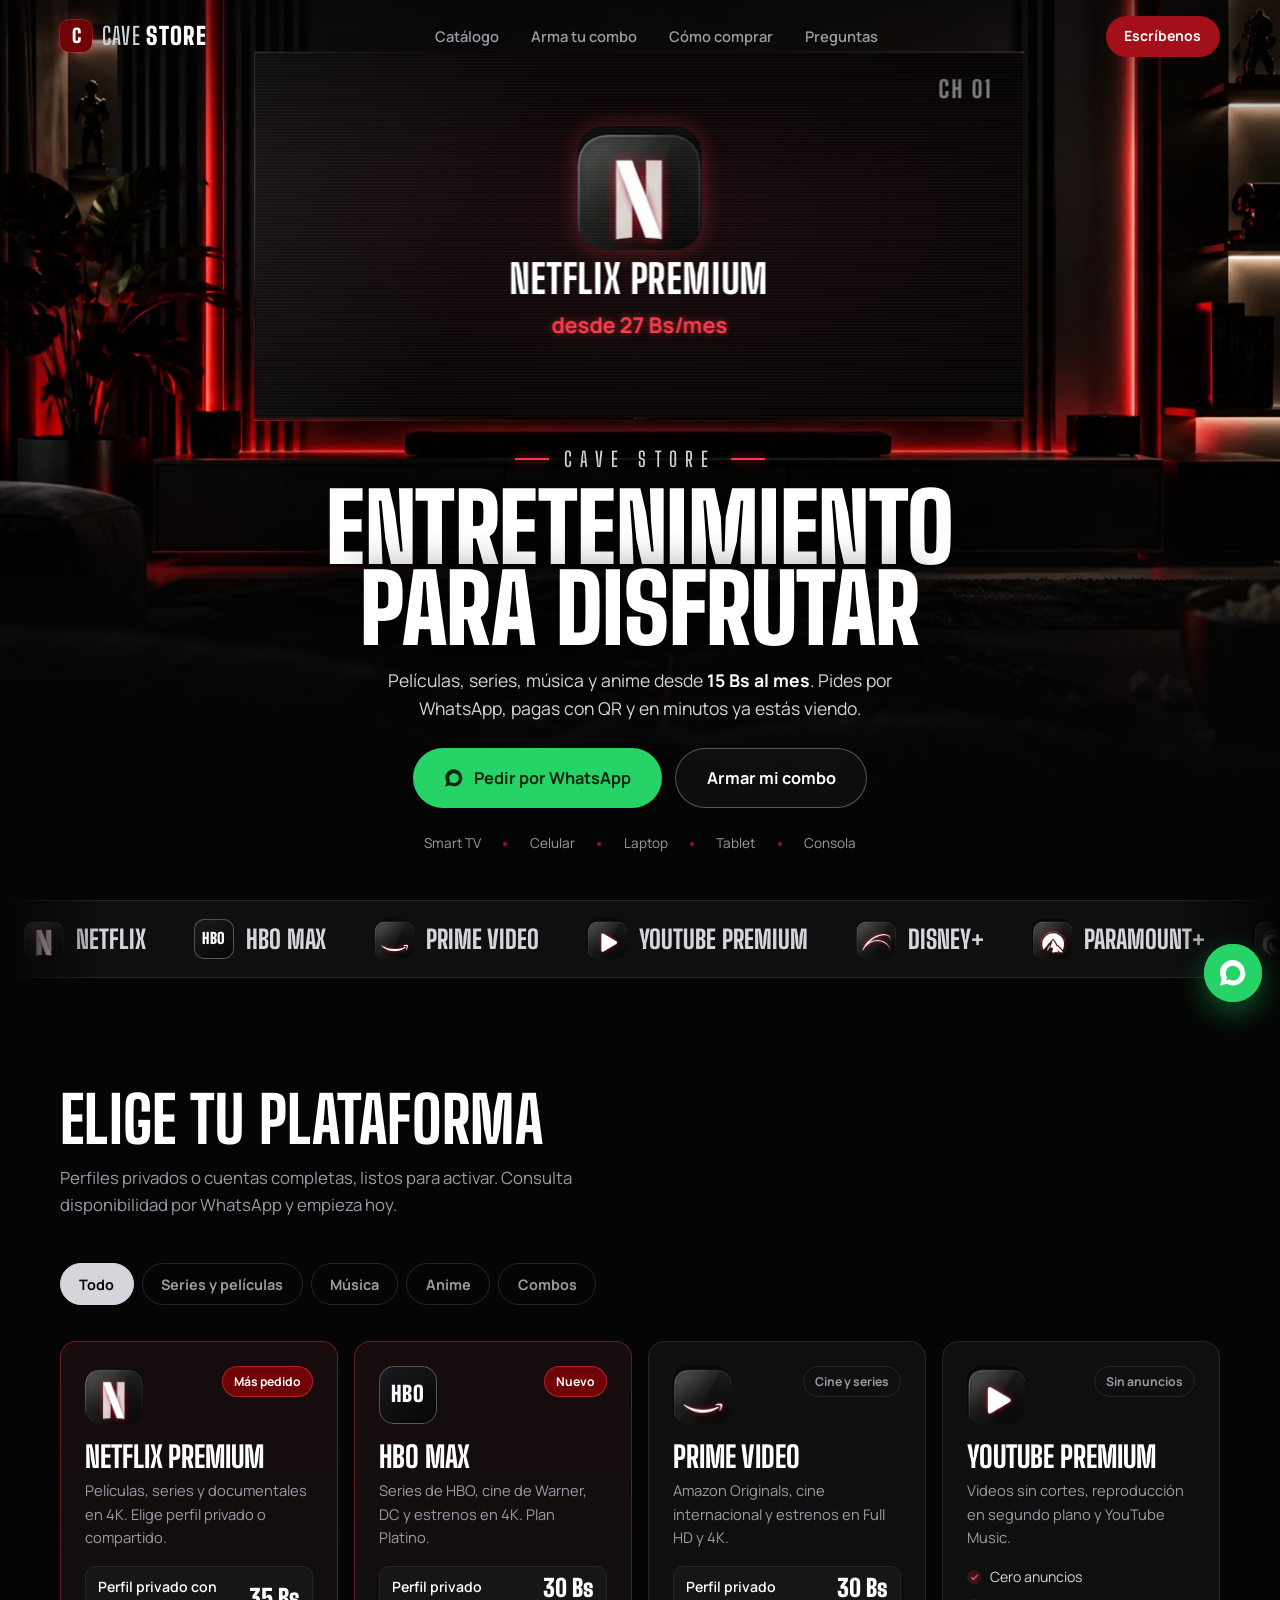
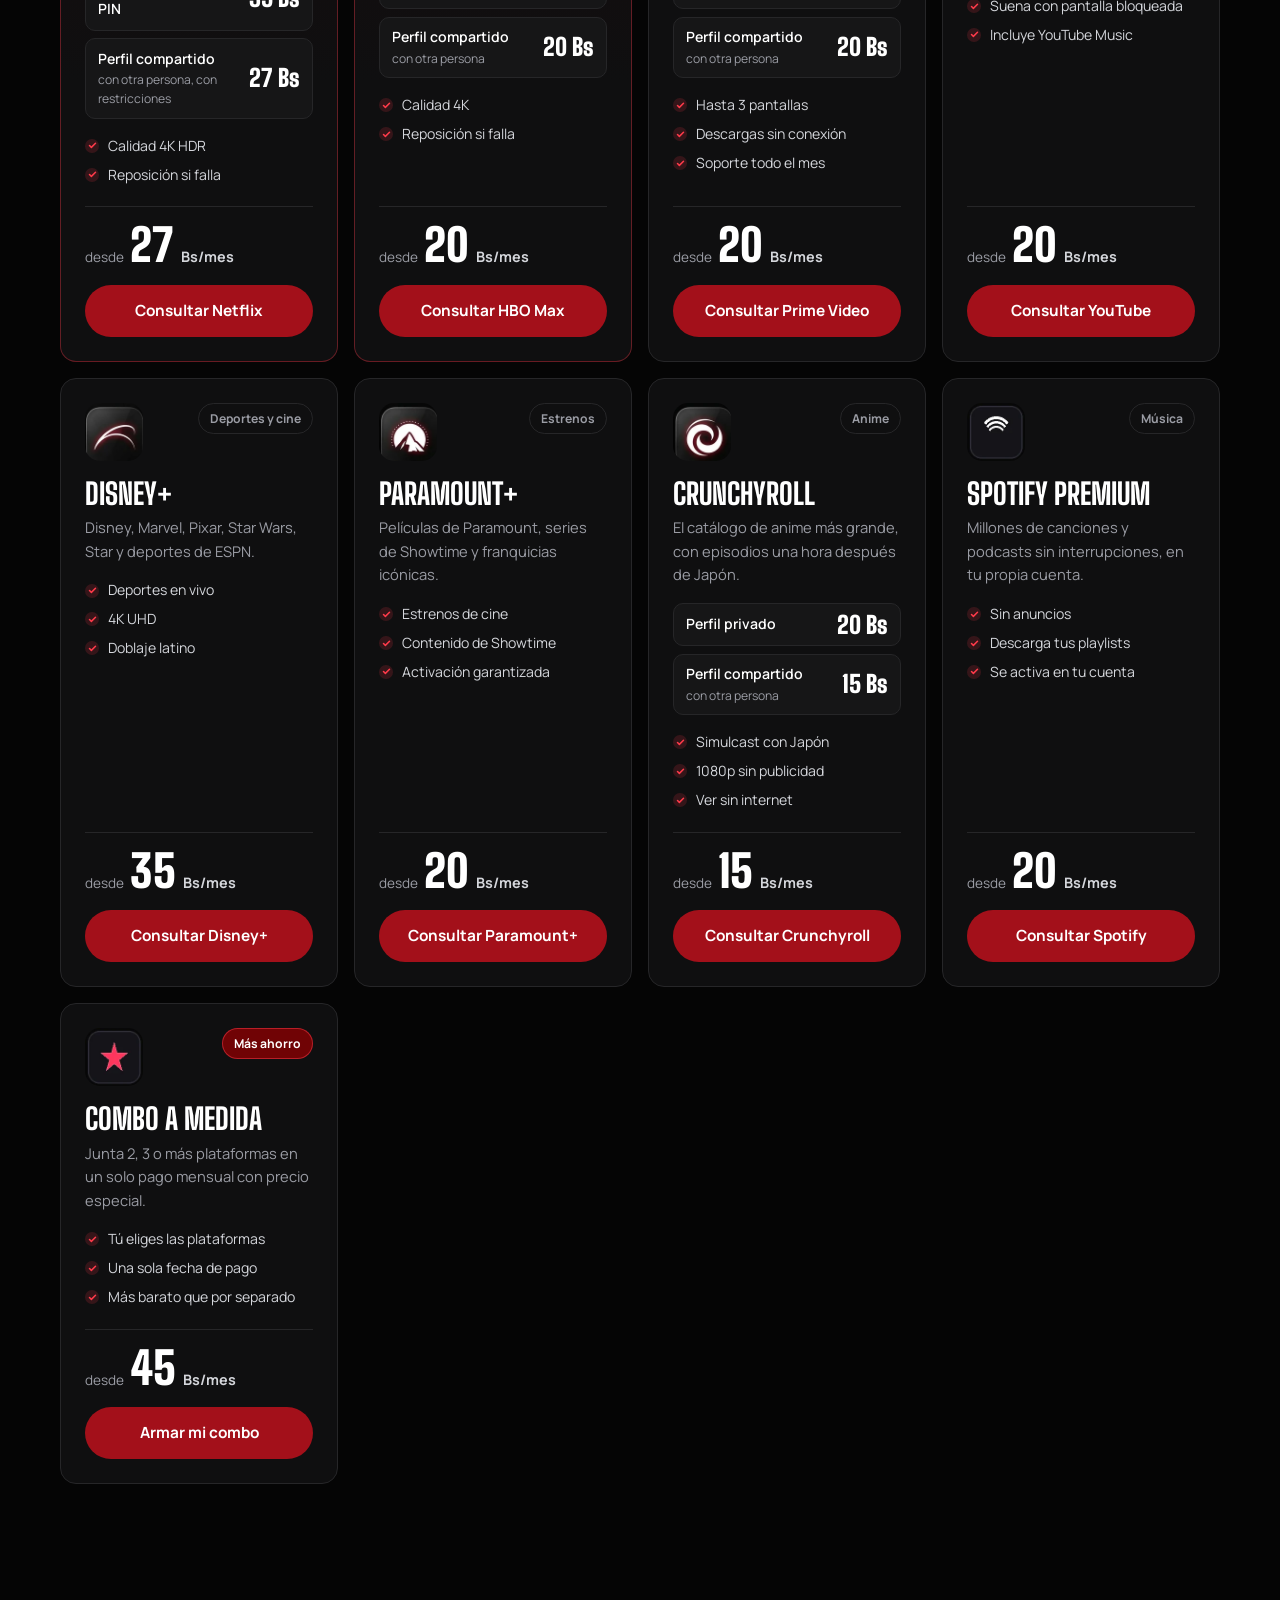
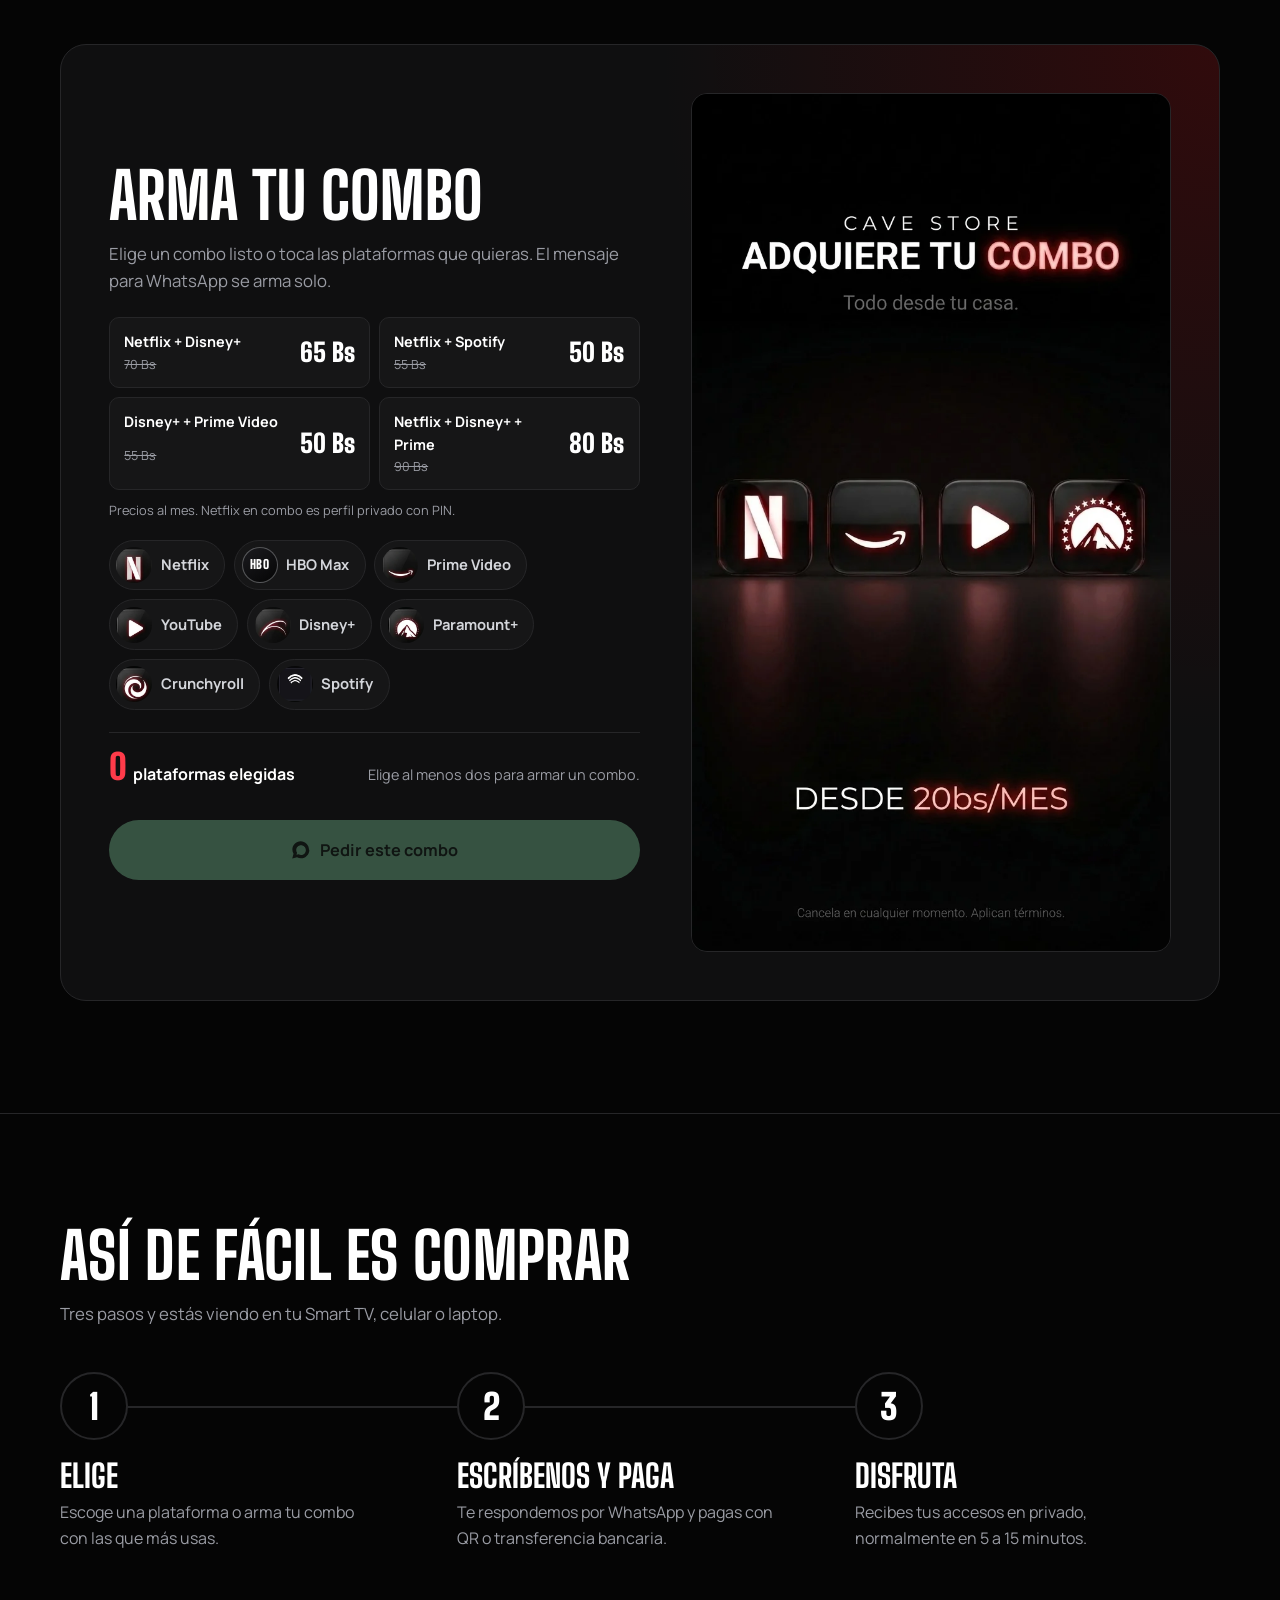
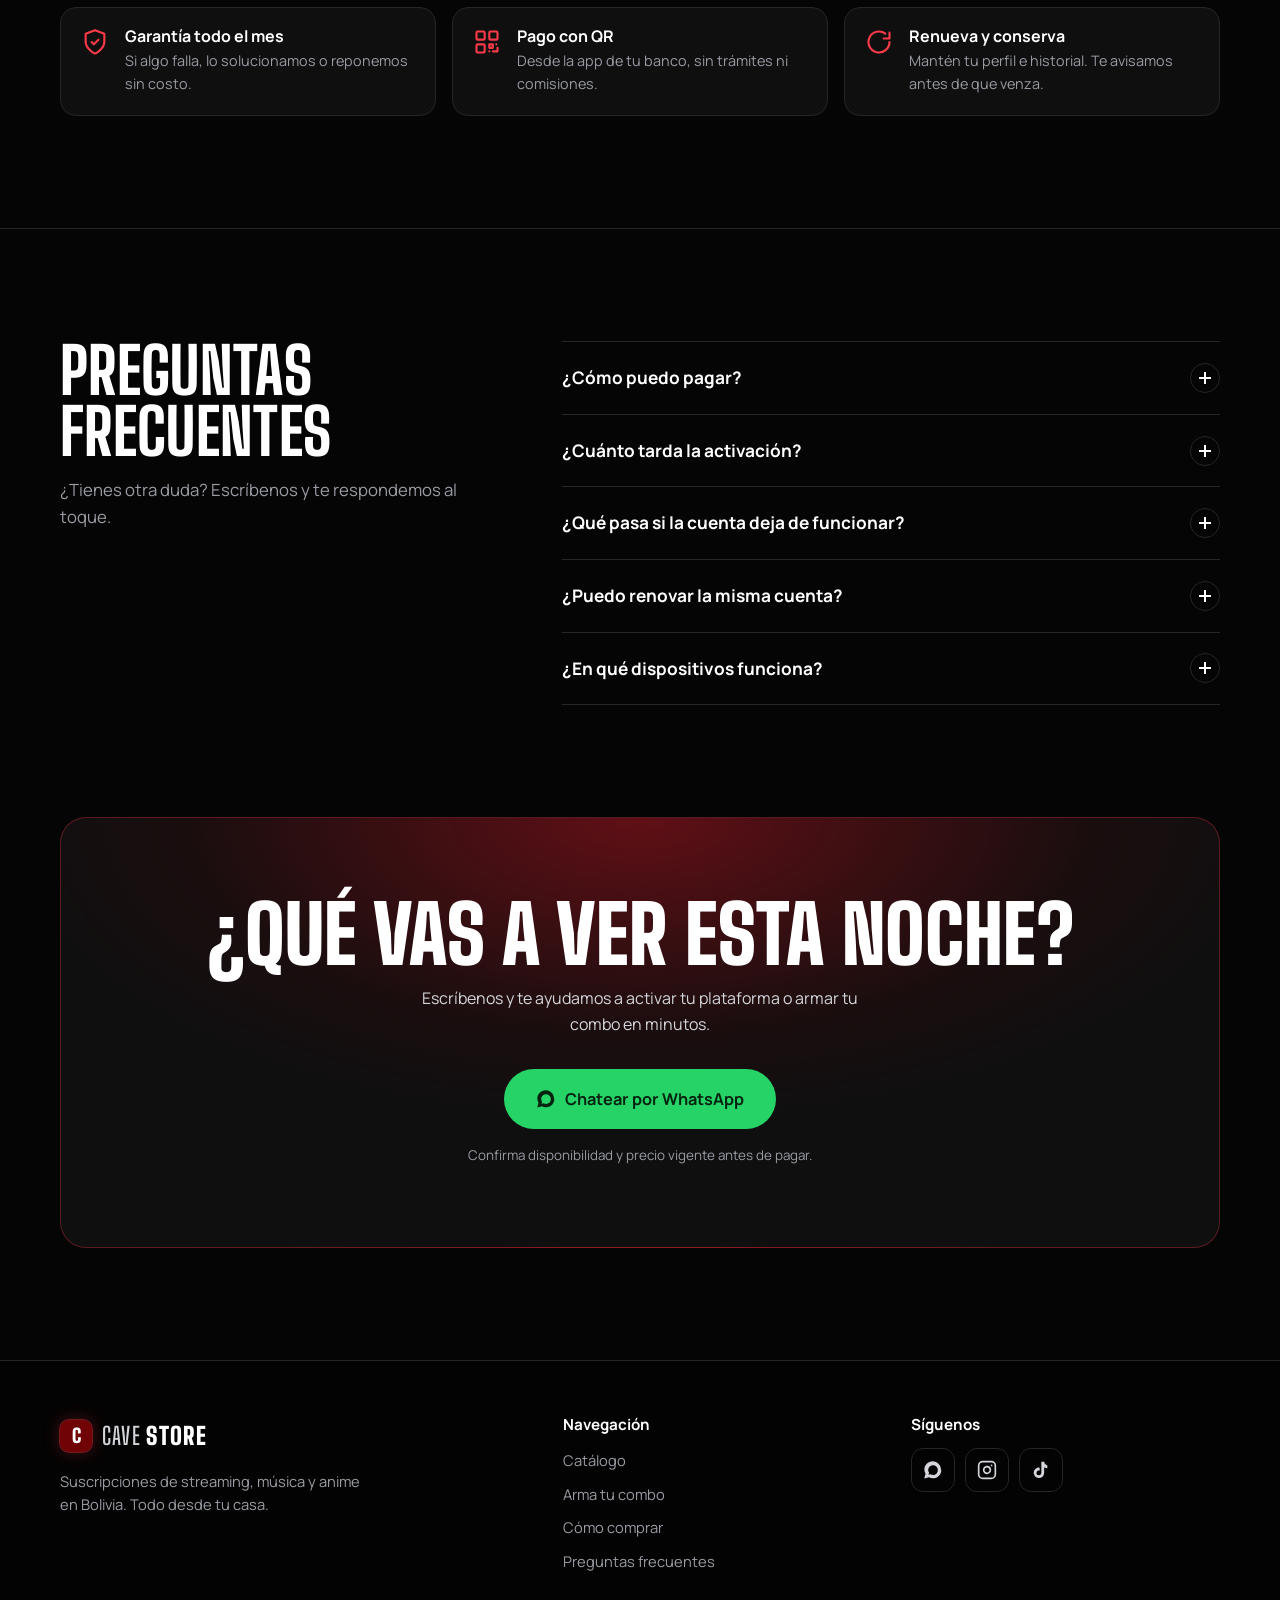
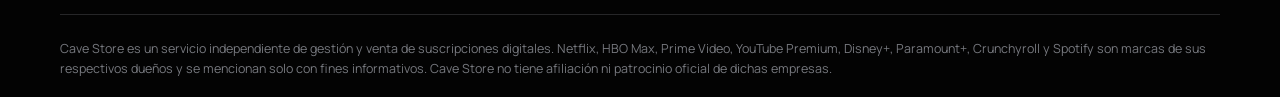
<file: index.html>
<!DOCTYPE html>
<html lang="es">
<head>
  <meta charset="UTF-8">
  <meta name="viewport" content="width=device-width, initial-scale=1.0">
  <title>Cave Store | Streaming en Bolivia desde 15 Bs al mes</title>
  <meta name="description" content="Cave Store: Netflix, HBO Max, Prime Video, YouTube Premium, Disney+, Paramount+, Crunchyroll y Spotify desde 15 Bs/mes. Ofertas de Black Friday. Arma tu combo y actívalo por WhatsApp en minutos.">
  <meta name="theme-color" content="#050505">
  <meta property="og:title" content="Cave Store · Entretenimiento para disfrutar">
  <meta property="og:description" content="Streaming, música y anime desde 15 Bs/mes. Ofertas de Black Friday. Arma tu combo y pídelo por WhatsApp.">
  <meta property="og:type" content="website">
  <meta property="og:url" content="https://tihago2006.github.io/CaveStore/">
  <meta property="og:image" content="https://tihago2006.github.io/CaveStore/assets/images/cave-store-combo-desktop.jpg">
  <meta property="og:locale" content="es_BO">
  <meta name="twitter:card" content="summary_large_image">
  <link rel="canonical" href="https://tihago2006.github.io/CaveStore/">
  <link rel="icon" type="image/svg+xml" href="data:image/svg+xml,<svg xmlns='http://www.w3.org/2000/svg' viewBox='0 0 100 100'><rect width='100' height='100' rx='24' fill='%23050505'/><rect x='14' y='14' width='72' height='72' rx='18' fill='%23700305'/><text x='50' y='67' font-size='46' font-family='sans-serif' font-weight='900' fill='white' text-anchor='middle'>C</text></svg>">

  <link rel="preload" as="image" href="assets/images/cave-store-cinematic-room.webp">
  <link rel="stylesheet" href="assets/css/styles.css">
</head>
<body>
  <a class="skip-link" href="#servicios">Saltar al catálogo</a>

  <!-- ================= HEADER ================= -->
  <header class="site-header" id="navbar">
    <div class="container nav-container">
      <a href="#inicio" class="brand-logo" aria-label="Cave Store, ir al inicio">
        <span class="logo-icon" aria-hidden="true">C</span>
        <span class="logo-word">Cave<b>Store</b></span>
      </a>

      <nav aria-label="Navegación principal">
        <ul class="nav-menu">
          <li><a href="#black-friday" class="nav-link nav-bf">Black Friday</a></li>
          <li><a href="#servicios" class="nav-link">Catálogo</a></li>
          <li><a href="#combo" class="nav-link">Arma tu combo</a></li>
          <li><a href="#como-funciona" class="nav-link">Cómo comprar</a></li>
          <li><a href="#faq" class="nav-link">Preguntas</a></li>
        </ul>
      </nav>

      <div class="nav-actions">
        <a href="https://wa.me/" class="btn btn-primary btn-sm nav-cta" data-wa-action="default">Escríbenos</a>
        <button class="mobile-toggle" aria-label="Abrir menú" aria-expanded="false" aria-controls="mobile-drawer">
          <span></span><span></span><span></span>
        </button>
      </div>
    </div>
  </header>

  <div class="mobile-drawer-overlay" aria-hidden="true"></div>
  <aside class="mobile-drawer" id="mobile-drawer" aria-label="Menú móvil">
    <ul class="mobile-nav-links">
      <li><a href="#black-friday" class="mobile-nav-link">Black Friday 🔥</a></li>
      <li><a href="#servicios" class="mobile-nav-link">Catálogo</a></li>
      <li><a href="#combo" class="mobile-nav-link">Arma tu combo</a></li>
      <li><a href="#como-funciona" class="mobile-nav-link">Cómo comprar</a></li>
      <li><a href="#faq" class="mobile-nav-link">Preguntas frecuentes</a></li>
      <li><a href="#contacto" class="mobile-nav-link">Contacto</a></li>
    </ul>
    <a href="https://wa.me/" class="btn btn-whatsapp btn-lg btn-block" data-wa-action="default">Consultar por WhatsApp</a>
  </aside>

  <main>
    <!-- ================= HERO: la tele se enciende ================= -->
    <section class="hero" id="inicio" aria-label="Cave Store">
      <div class="hero-stage">
        <div class="scene" aria-hidden="true">
          <img class="scene-img" src="assets/images/cave-store-cinematic-room.webp" alt="" width="1672" height="941">
          <!-- Pantalla de la TV: se enciende y cambia de canal -->
          <div class="tv-screen" id="tv-screen">
            <div class="tv-inner">
              <div class="tv-channel" id="tv-channel">
                <img class="tv-logo" id="tv-logo" src="assets/images/netflix.webp" alt="" width="122" height="122">
                <span class="tv-name" id="tv-name">Netflix Premium</span>
                <span class="tv-price" id="tv-price">desde 27 Bs/mes</span>
              </div>
              <span class="tv-osd" id="tv-osd">CH 01</span>
              <div class="tv-noise"></div>
            </div>
          </div>
        </div>
        <div class="hero-shade" aria-hidden="true"></div>
      </div>

      <div class="container hero-content">
        <p class="hero-brandline">Cave Store</p>
        <h1 class="hero-title">Entretenimiento<br>para disfrutar</h1>
        <p class="hero-sub">Películas, series, música y anime desde <strong>15 Bs al mes</strong>. Pides por WhatsApp, pagas con QR y en minutos ya estás viendo.</p>
        <div class="hero-actions">
          <a href="https://wa.me/" class="btn btn-whatsapp btn-lg" data-wa-action="default">
            <svg class="ico" viewBox="0 0 24 24" fill="currentColor" aria-hidden="true"><path d="M12.031 6.172c-3.181 0-5.767 2.586-5.768 5.766-.001 1.298.38 2.27 1.019 3.287l-.711 2.598 2.664-.699c.981.541 1.838.813 2.796.814 3.179 0 5.767-2.587 5.768-5.766.001-3.18-2.585-5.766-5.768-5.766zm9.969 5.768c0 5.503-4.469 9.968-9.969 9.968-1.754 0-3.398-.456-4.831-1.251l-5.699 1.495 1.528-5.553c-.886-1.488-1.398-3.228-1.398-5.089 0-5.503 4.469-9.968 9.969-9.968 5.502 0 9.969 4.465 9.969 9.968z"/></svg>
            Pedir por WhatsApp
          </a>
          <a href="#combo" class="btn btn-ghost btn-lg">Armar mi combo</a>
        </div>
        <ul class="hero-devices" aria-label="Funciona en">
          <li>Smart TV</li><li>Celular</li><li>Laptop</li><li>Tablet</li><li>Consola</li>
        </ul>
      </div>
    </section>

    <!-- ================= MARQUESINA DE PLATAFORMAS ================= -->
    <section class="marquee" aria-label="Plataformas disponibles">
      <div class="marquee-track">
        <ul class="marquee-list">
          <li><img src="assets/images/netflix.webp" alt="" width="40" height="40" loading="lazy">Netflix</li>
          <li><span class="mq-badge" aria-hidden="true">HBO</span>HBO Max</li>
          <li><img src="assets/images/prime.webp" alt="" width="40" height="40" loading="lazy">Prime Video</li>
          <li><img src="assets/images/youtube.webp" alt="" width="40" height="40" loading="lazy">YouTube Premium</li>
          <li><img src="assets/images/disney.webp" alt="" width="40" height="40" loading="lazy">Disney+</li>
          <li><img src="assets/images/paramount.webp" alt="" width="40" height="40" loading="lazy">Paramount+</li>
          <li><img src="assets/images/crunchyroll.webp" alt="" width="40" height="40" loading="lazy">Crunchyroll</li>
          <li><img src="assets/images/spotify.webp" alt="" width="40" height="40" loading="lazy">Spotify</li>
        </ul>
      </div>
    </section>

    <!-- ================= BLACK FRIDAY (se oculta sola al terminar) ================= -->
    <section class="bf-section" id="black-friday" data-bf-hasta="2026-11-30T23:59:00-04:00" aria-labelledby="bf-title">
      <div class="container">
        <div class="bf-head">
          <p class="bf-kicker">Solo por pocos días</p>
          <h2 class="bf-title" id="bf-title">Black <span>Friday</span></h2>
          <p class="bf-sub">Combos con precio de locura. Pides por WhatsApp, pagas con QR y en minutos ya estás viendo.</p>
          <div class="bf-countdown" aria-live="off">
            <span class="bf-label">Termina en</span>
            <div class="bf-time"><b id="bf-d">00</b><small>días</small></div>
            <div class="bf-time"><b id="bf-h">00</b><small>horas</small></div>
            <div class="bf-time"><b id="bf-m">00</b><small>min</small></div>
            <div class="bf-time"><b id="bf-s">00</b><small>seg</small></div>
          </div>
        </div>

        <div class="bf-grid">
          <article class="bf-card is-star">
            <span class="bf-badge">-20%</span>
            <span class="bf-ribbon">El más pedido</span>
            <div class="bf-icons"><span class="icon-badge">HBO</span><img src="assets/images/crunchyroll.webp" alt="" width="52" height="52" loading="lazy"></div>
            <h3 class="bf-name">HBO Max + Crunchyroll</h3>
            <p class="bf-desc">Perfiles privados. Series, cine y todo el anime en un solo pago.</p>
            <div class="bf-price"><s>50 Bs</s><strong>40</strong><span>Bs/mes</span></div>
            <a href="https://wa.me/" class="btn btn-primary btn-block bf-btn" data-wa-action="bf1">¡Lo quiero!</a>
          </article>

          <article class="bf-card">
            <span class="bf-badge">-17%</span>
            <div class="bf-icons"><span class="icon-badge">HBO</span><img src="assets/images/crunchyroll.webp" alt="" width="52" height="52" loading="lazy"></div>
            <h3 class="bf-name">HBO Max + Crunchyroll</h3>
            <p class="bf-desc">Versión compartida, el precio más bajo para no perderte nada.</p>
            <div class="bf-price"><s>35 Bs</s><strong>29</strong><span>Bs/mes</span></div>
            <a href="https://wa.me/" class="btn btn-primary btn-block bf-btn" data-wa-action="bf2">¡Lo quiero!</a>
          </article>

          <article class="bf-card">
            <span class="bf-badge">-18%</span>
            <div class="bf-icons"><span class="icon-badge">HBO</span><img src="assets/images/prime.webp" alt="" width="52" height="52" loading="lazy"></div>
            <h3 class="bf-name">HBO Max + Prime Video</h3>
            <p class="bf-desc">Perfiles privados. Dos catálogos enormes de series y películas.</p>
            <div class="bf-price"><s>60 Bs</s><strong>49</strong><span>Bs/mes</span></div>
            <a href="https://wa.me/" class="btn btn-primary btn-block bf-btn" data-wa-action="bf3">¡Lo quiero!</a>
          </article>
        </div>
        <p class="bf-fine">Precios por mes. Cupos limitados por cuenta: confirma disponibilidad antes de pagar.</p>
      </div>
    </section>

    <!-- ================= CATÁLOGO ================= -->
    <section class="catalog-section" id="servicios">
      <div class="container">
        <header class="section-header">
          <h2 class="section-title">Elige tu plataforma</h2>
          <p class="section-subtitle">Perfiles privados o cuentas completas, listos para activar. Consulta disponibilidad por WhatsApp y empieza hoy.</p>
        </header>

        <div class="catalog-filters" role="group" aria-label="Filtrar catálogo">
          <button class="filter-btn active" data-filter="all" aria-pressed="true">Todo</button>
          <button class="filter-btn" data-filter="streaming" aria-pressed="false">Series y películas</button>
          <button class="filter-btn" data-filter="music" aria-pressed="false">Música</button>
          <button class="filter-btn" data-filter="anime" aria-pressed="false">Anime</button>
          <button class="filter-btn" data-filter="combos" aria-pressed="false">Combos</button>
        </div>

        <div class="services-grid">
          <article class="service-card is-featured" data-category="streaming">
            <div class="card-top">
              <img src="assets/images/netflix.webp" alt="" class="service-icon" width="58" height="58" loading="lazy">
              <span class="service-tag hot">Más pedido</span>
            </div>
            <h3 class="service-name">Netflix Premium</h3>
            <p class="service-desc">Películas, series y documentales en 4K. Elige perfil privado o compartido.</p>
            <ul class="price-options">
              <li><span>Perfil privado con PIN</span><b data-precio="netflix.privado">33 Bs</b></li>
              <li><span>Perfil compartido<small>con otra persona, con restricciones</small></span><b data-precio="netflix.compartido">27 Bs</b></li>
            </ul>
            <ul class="service-features">
              <li>Calidad 4K HDR</li>
              <li>Reposición si falla</li>
            </ul>
            <div class="price"><span class="price-from">desde</span><span class="price-amount" data-precio-num="netflix.compartido">27</span><span class="price-unit">Bs/mes</span></div>
            <a href="https://wa.me/" class="btn btn-primary btn-block" data-wa-action="netflix">Consultar Netflix</a>
          </article>

          <article class="service-card is-featured" data-category="streaming">
            <div class="card-top">
              <span class="service-icon icon-badge" aria-hidden="true">HBO</span>
              <span class="service-tag hot">Nuevo</span>
            </div>
            <h3 class="service-name">HBO Max</h3>
            <p class="service-desc">Series de HBO, cine de Warner, DC y estrenos en 4K. Plan Platino.</p>
            <ul class="price-options">
              <li><span>Perfil privado</span><b>30 Bs</b></li>
              <li><span>Perfil compartido<small>con otra persona</small></span><b>20 Bs</b></li>
            </ul>
            <ul class="service-features">
              <li>Calidad 4K</li>
              <li>Reposición si falla</li>
            </ul>
            <div class="price"><span class="price-from">desde</span><span class="price-amount">20</span><span class="price-unit">Bs/mes</span></div>
            <a href="https://wa.me/" class="btn btn-primary btn-block" data-wa-action="hbo">Consultar HBO Max</a>
          </article>

          <article class="service-card" data-category="streaming">
            <div class="card-top">
              <img src="assets/images/prime.webp" alt="" class="service-icon" width="58" height="58" loading="lazy">
              <span class="service-tag">Cine y series</span>
            </div>
            <h3 class="service-name">Prime Video</h3>
            <p class="service-desc">Amazon Originals, cine internacional y estrenos en Full HD y 4K.</p>
            <ul class="price-options">
              <li><span>Perfil privado</span><b>30 Bs</b></li>
              <li><span>Perfil compartido<small>con otra persona</small></span><b>20 Bs</b></li>
            </ul>
            <ul class="service-features">
              <li>Hasta 3 pantallas</li>
              <li>Descargas sin conexión</li>
              <li>Soporte todo el mes</li>
            </ul>
            <div class="price"><span class="price-from">desde</span><span class="price-amount">20</span><span class="price-unit">Bs/mes</span></div>
            <a href="https://wa.me/" class="btn btn-primary btn-block" data-wa-action="prime">Consultar Prime Video</a>
          </article>

          <article class="service-card" data-category="streaming music">
            <div class="card-top">
              <img src="assets/images/youtube.webp" alt="" class="service-icon" width="58" height="58" loading="lazy">
              <span class="service-tag">Sin anuncios</span>
            </div>
            <h3 class="service-name">YouTube Premium</h3>
            <p class="service-desc">Videos sin cortes, reproducción en segundo plano y YouTube Music.</p>
            <ul class="service-features">
              <li>Cero anuncios</li>
              <li>Suena con pantalla bloqueada</li>
              <li>Incluye YouTube Music</li>
            </ul>
            <div class="price"><span class="price-from">desde</span><span class="price-amount">20</span><span class="price-unit">Bs/mes</span></div>
            <a href="https://wa.me/" class="btn btn-primary btn-block" data-wa-action="youtube">Consultar YouTube</a>
          </article>

          <article class="service-card" data-category="streaming">
            <div class="card-top">
              <img src="assets/images/disney.webp" alt="" class="service-icon" width="58" height="58" loading="lazy">
              <span class="service-tag">Deportes y cine</span>
            </div>
            <h3 class="service-name">Disney+</h3>
            <p class="service-desc">Disney, Marvel, Pixar, Star Wars, Star y deportes de ESPN.</p>
            <ul class="service-features">
              <li>Deportes en vivo</li>
              <li>4K UHD</li>
              <li>Doblaje latino</li>
            </ul>
            <div class="price"><span class="price-from">desde</span><span class="price-amount" data-precio-num="disney.compartido">30</span><span class="price-unit">Bs/mes</span></div>
            <a href="https://wa.me/" class="btn btn-primary btn-block" data-wa-action="disney">Consultar Disney+</a>
          </article>

          <article class="service-card" data-category="streaming">
            <div class="card-top">
              <img src="assets/images/paramount.webp" alt="" class="service-icon" width="58" height="58" loading="lazy">
              <span class="service-tag">Estrenos</span>
            </div>
            <h3 class="service-name">Paramount+</h3>
            <p class="service-desc">Películas de Paramount, series de Showtime y franquicias icónicas.</p>
            <ul class="service-features">
              <li>Estrenos de cine</li>
              <li>Contenido de Showtime</li>
              <li>Activación garantizada</li>
            </ul>
            <div class="price"><span class="price-from">desde</span><span class="price-amount">20</span><span class="price-unit">Bs/mes</span></div>
            <a href="https://wa.me/" class="btn btn-primary btn-block" data-wa-action="paramount">Consultar Paramount+</a>
          </article>

          <article class="service-card" data-category="anime">
            <div class="card-top">
              <img src="assets/images/crunchyroll.webp" alt="" class="service-icon" width="58" height="58" loading="lazy">
              <span class="service-tag">Anime</span>
            </div>
            <h3 class="service-name">Crunchyroll</h3>
            <p class="service-desc">El catálogo de anime más grande, con episodios una hora después de Japón.</p>
            <ul class="price-options">
              <li><span>Perfil privado</span><b>20 Bs</b></li>
              <li><span>Perfil compartido<small>con otra persona</small></span><b>15 Bs</b></li>
            </ul>
            <ul class="service-features">
              <li>Simulcast con Japón</li>
              <li>1080p sin publicidad</li>
              <li>Ver sin internet</li>
            </ul>
            <div class="price"><span class="price-from">desde</span><span class="price-amount">15</span><span class="price-unit">Bs/mes</span></div>
            <a href="https://wa.me/" class="btn btn-primary btn-block" data-wa-action="crunchyroll">Consultar Crunchyroll</a>
          </article>

          <article class="service-card" data-category="music">
            <div class="card-top">
              <img src="assets/images/spotify.webp" alt="" class="service-icon" width="58" height="58" loading="lazy">
              <span class="service-tag">Música</span>
            </div>
            <h3 class="service-name">Spotify Premium</h3>
            <p class="service-desc">Millones de canciones y podcasts sin interrupciones, en tu propia cuenta.</p>
            <ul class="service-features">
              <li>Sin anuncios</li>
              <li>Descarga tus playlists</li>
              <li>Se activa en tu cuenta</li>
            </ul>
            <div class="price"><span class="price-from">desde</span><span class="price-amount">20</span><span class="price-unit">Bs/mes</span></div>
            <a href="https://wa.me/" class="btn btn-primary btn-block" data-wa-action="spotify">Consultar Spotify</a>
          </article>

          <article class="service-card card-combo" data-category="combos">
            <div class="card-top">
              <img src="assets/images/combo.webp" alt="" class="service-icon" width="58" height="58" loading="lazy">
              <span class="service-tag hot">Más ahorro</span>
            </div>
            <h3 class="service-name">Combo a medida</h3>
            <p class="service-desc">Junta 2, 3 o más plataformas en un solo pago mensual con precio especial.</p>
            <ul class="service-features">
              <li>Tú eliges las plataformas</li>
              <li>Una sola fecha de pago</li>
              <li>Más barato que por separado</li>
            </ul>
            <div class="price"><span class="price-from">desde</span><span class="price-amount">45</span><span class="price-unit">Bs/mes</span></div>
            <a href="#combo" class="btn btn-primary btn-block">Armar mi combo</a>
          </article>
        </div>
      </div>
    </section>

    <!-- ================= ARMA TU COMBO (interactivo) ================= -->
    <section class="combo-section" id="combo">
      <div class="container">
        <div class="combo-panel">
          <div class="combo-builder">
            <h2 class="section-title">Arma tu combo</h2>
            <p class="section-subtitle">Elige un combo listo o toca las plataformas que quieras. El mensaje para WhatsApp se arma solo.</p>

            <div class="combo-presets" role="group" aria-label="Combos listos">
              <button type="button" class="combo-preset" data-auto data-combo="Netflix|Disney+" data-price="56" data-separate="63">
                <span class="cp-name">Netflix + Disney+</span><span class="cp-price">56 Bs</span><s>63 Bs</s>
              </button>
              <button type="button" class="combo-preset" data-auto data-combo="Netflix|Spotify Premium" data-price="48" data-separate="53">
                <span class="cp-name">Netflix + Spotify</span><span class="cp-price">48 Bs</span><s>53 Bs</s>
              </button>
              <button type="button" class="combo-preset" data-auto data-combo="Disney+|Prime Video" data-price="45" data-separate="50">
                <span class="cp-name">Disney+ + Prime Video</span><span class="cp-price">45 Bs</span><s>50 Bs</s>
              </button>
              <button type="button" class="combo-preset" data-auto data-combo="Netflix|Disney+|Prime Video" data-price="73" data-separate="83">
                <span class="cp-name">Netflix + Disney+ + Prime</span><span class="cp-price">73 Bs</span><s>83 Bs</s>
              </button>
            </div>
            <p class="combo-fineprint">Precios al mes. Netflix en combo es perfil privado con PIN.</p>

            <fieldset class="combo-options">
              <legend class="sr-only">Plataformas para tu combo</legend>
              <label class="combo-chip"><input type="checkbox" value="Netflix" data-price="33" data-usd="netflix.privado"><img src="assets/images/netflix.webp" alt="" width="36" height="36" loading="lazy"><span>Netflix</span></label>
              <label class="combo-chip"><input type="checkbox" value="HBO Max" data-price="20"><span class="chip-badge" aria-hidden="true">HBO</span><span>HBO Max</span></label>
              <label class="combo-chip"><input type="checkbox" value="Prime Video" data-price="20"><img src="assets/images/prime.webp" alt="" width="36" height="36" loading="lazy"><span>Prime Video</span></label>
              <label class="combo-chip"><input type="checkbox" value="YouTube Premium" data-price="20"><img src="assets/images/youtube.webp" alt="" width="36" height="36" loading="lazy"><span>YouTube</span></label>
              <label class="combo-chip"><input type="checkbox" value="Disney+" data-price="30" data-usd="disney.compartido"><img src="assets/images/disney.webp" alt="" width="36" height="36" loading="lazy"><span>Disney+</span></label>
              <label class="combo-chip"><input type="checkbox" value="Paramount+" data-price="20"><img src="assets/images/paramount.webp" alt="" width="36" height="36" loading="lazy"><span>Paramount+</span></label>
              <label class="combo-chip"><input type="checkbox" value="Crunchyroll" data-price="20"><img src="assets/images/crunchyroll.webp" alt="" width="36" height="36" loading="lazy"><span>Crunchyroll</span></label>
              <label class="combo-chip"><input type="checkbox" value="Spotify Premium" data-price="20"><img src="assets/images/spotify.webp" alt="" width="36" height="36" loading="lazy"><span>Spotify</span></label>
            </fieldset>

            <div class="combo-summary" aria-live="polite">
              <div class="combo-count"><span id="combo-count">0</span> <span id="combo-count-label">plataformas elegidas</span></div>
              <p class="combo-note" id="combo-note">Elige al menos dos para armar un combo.</p>
            </div>

            <a href="https://wa.me/" class="btn btn-whatsapp btn-lg btn-block is-disabled" id="combo-send" data-wa-action="combo" aria-disabled="true">
              <svg class="ico" viewBox="0 0 24 24" fill="currentColor" aria-hidden="true"><path d="M12.031 6.172c-3.181 0-5.767 2.586-5.768 5.766-.001 1.298.38 2.27 1.019 3.287l-.711 2.598 2.664-.699c.981.541 1.838.813 2.796.814 3.179 0 5.767-2.587 5.768-5.766.001-3.18-2.585-5.766-5.768-5.766zm9.969 5.768c0 5.503-4.469 9.968-9.969 9.968-1.754 0-3.398-.456-4.831-1.251l-5.699 1.495 1.528-5.553c-.886-1.488-1.398-3.228-1.398-5.089 0-5.503 4.469-9.968 9.969-9.968 5.502 0 9.969 4.465 9.969 9.968z"/></svg>
              Pedir este combo
            </a>
          </div>

          <picture class="combo-visual">
            <source media="(max-width: 700px)" srcset="assets/images/cave-store-combo-mobile.webp" type="image/webp">
            <source srcset="assets/images/cave-store-combo-desktop.webp" type="image/webp">
            <img src="assets/images/cave-store-combo-desktop.jpg" alt="Adquiere tu combo Cave Store desde 20 Bs al mes" width="1200" height="896" loading="lazy">
          </picture>
        </div>
      </div>
    </section>

    <!-- ================= CÓMO COMPRAR ================= -->
    <section class="steps-section" id="como-funciona">
      <div class="container">
        <header class="section-header">
          <h2 class="section-title">Así de fácil es comprar</h2>
          <p class="section-subtitle">Tres pasos y estás viendo en tu Smart TV, celular o laptop.</p>
        </header>

        <ol class="steps" id="steps">
          <li class="step">
            <span class="step-num" aria-hidden="true">1</span>
            <h3 class="step-title">Elige</h3>
            <p class="step-desc">Escoge una plataforma o arma tu combo con las que más usas.</p>
          </li>
          <li class="step">
            <span class="step-num" aria-hidden="true">2</span>
            <h3 class="step-title">Escríbenos y paga</h3>
            <p class="step-desc">Te respondemos por WhatsApp y pagas con QR o transferencia bancaria.</p>
          </li>
          <li class="step">
            <span class="step-num" aria-hidden="true">3</span>
            <h3 class="step-title">Disfruta</h3>
            <p class="step-desc">Recibes tus accesos en privado, normalmente en 5 a 15 minutos.</p>
          </li>
        </ol>

        <div class="trust-row" id="beneficios">
          <div class="trust-item">
            <svg viewBox="0 0 24 24" aria-hidden="true"><path d="M12 22s8-4 8-10V5l-8-3-8 3v7c0 6 8 10 8 10Z"/><path d="m9 12 2 2 4-4"/></svg>
            <div><h3>Garantía todo el mes</h3><p>Si algo falla, lo solucionamos o reponemos sin costo.</p></div>
          </div>
          <div class="trust-item">
            <svg viewBox="0 0 24 24" aria-hidden="true"><rect x="3" y="3" width="7" height="7" rx="1"/><rect x="14" y="3" width="7" height="7" rx="1"/><rect x="3" y="14" width="7" height="7" rx="1"/><path d="M14 14h3v3h-3zM20 14v.01M14 20h.01M17 20h4v-3"/></svg>
            <div><h3>Pago con QR</h3><p>Desde la app de tu banco, sin trámites ni comisiones.</p></div>
          </div>
          <div class="trust-item">
            <svg viewBox="0 0 24 24" aria-hidden="true"><path d="M21 12a9 9 0 1 1-3.6-7.2"/><path d="M21 4v5h-5"/></svg>
            <div><h3>Renueva y conserva</h3><p>Mantén tu perfil e historial. Te avisamos antes de que venza.</p></div>
          </div>
        </div>
      </div>
    </section>

    <!-- ================= FAQ ================= -->
    <section class="faq-section" id="faq">
      <div class="container faq-layout">
        <header class="faq-head">
          <h2 class="section-title">Preguntas frecuentes</h2>
          <p class="section-subtitle">¿Tienes otra duda? Escríbenos y te respondemos al toque.</p>
        </header>

        <div class="faq-accordion">
          <div class="faq-item">
            <button class="faq-question-btn" aria-expanded="false">
              <span>¿Cómo puedo pagar?</span>
              <span class="faq-icon" aria-hidden="true"></span>
            </button>
            <div class="faq-answer"><div class="faq-answer-inner">Con transferencia bancaria o código QR simple, sin comisiones extra. Cuando nos escribes por WhatsApp te enviamos el QR.</div></div>
          </div>
          <div class="faq-item">
            <button class="faq-question-btn" aria-expanded="false">
              <span>¿Cuánto tarda la activación?</span>
              <span class="faq-icon" aria-hidden="true"></span>
            </button>
            <div class="faq-answer"><div class="faq-answer-inner">Entre 5 y 15 minutos en horario habitual, después de verificar tu comprobante.</div></div>
          </div>
          <div class="faq-item">
            <button class="faq-question-btn" aria-expanded="false">
              <span>¿Qué pasa si la cuenta deja de funcionar?</span>
              <span class="faq-icon" aria-hidden="true"></span>
            </button>
            <div class="faq-answer"><div class="faq-answer-inner">Tienes garantía durante todo el tiempo contratado. Si algo falla, te damos solución o reactivación sin costo.</div></div>
          </div>
          <div class="faq-item">
            <button class="faq-question-btn" aria-expanded="false">
              <span>¿Puedo renovar la misma cuenta?</span>
              <span class="faq-icon" aria-hidden="true"></span>
            </button>
            <div class="faq-answer"><div class="faq-answer-inner">Sí. En la mayoría de servicios renuevas cada mes y conservas tu perfil, historial y listas. Te avisamos unos días antes del vencimiento.</div></div>
          </div>
          <div class="faq-item">
            <button class="faq-question-btn" aria-expanded="false">
              <span>¿En qué dispositivos funciona?</span>
              <span class="faq-icon" aria-hidden="true"></span>
            </button>
            <div class="faq-answer"><div class="faq-answer-inner">PC, laptop, celulares Android y iPhone, tablets y Smart TV (TCL, Samsung, Xiaomi y más).</div></div>
          </div>
        </div>
      </div>
    </section>

    <!-- ================= CONTACTO ================= -->
    <section class="contact-section" id="contacto">
      <div class="container">
        <div class="contact-card">
          <h2 class="contact-title">¿Qué vas a ver esta noche?</h2>
          <p class="contact-subtitle">Escríbenos y te ayudamos a activar tu plataforma o armar tu combo en minutos.</p>
          <a href="https://wa.me/" class="btn btn-whatsapp btn-lg" data-wa-action="default">
            <svg class="ico" viewBox="0 0 24 24" fill="currentColor" aria-hidden="true"><path d="M12.031 6.172c-3.181 0-5.767 2.586-5.768 5.766-.001 1.298.38 2.27 1.019 3.287l-.711 2.598 2.664-.699c.981.541 1.838.813 2.796.814 3.179 0 5.767-2.587 5.768-5.766.001-3.18-2.585-5.766-5.768-5.766zm9.969 5.768c0 5.503-4.469 9.968-9.969 9.968-1.754 0-3.398-.456-4.831-1.251l-5.699 1.495 1.528-5.553c-.886-1.488-1.398-3.228-1.398-5.089 0-5.503 4.469-9.968 9.969-9.968 5.502 0 9.969 4.465 9.969 9.968z"/></svg>
            Chatear por WhatsApp
          </a>
          <p class="contact-notice">Confirma disponibilidad y precio vigente antes de pagar.</p>
        </div>
      </div>
    </section>
  </main>

  <!-- ================= FOOTER ================= -->
  <footer class="site-footer">
    <div class="container">
      <div class="footer-grid">
        <div>
          <a href="#inicio" class="brand-logo" aria-label="Cave Store, ir al inicio">
            <span class="logo-icon" aria-hidden="true">C</span>
            <span class="logo-word">Cave<b>Store</b></span>
          </a>
          <p class="footer-brand-desc">Suscripciones de streaming, música y anime en Bolivia. Todo desde tu casa.</p>
        </div>
        <div>
          <h3 class="footer-heading">Navegación</h3>
          <ul class="footer-links">
            <li><a href="#servicios">Catálogo</a></li>
            <li><a href="#combo">Arma tu combo</a></li>
            <li><a href="#como-funciona">Cómo comprar</a></li>
            <li><a href="#faq">Preguntas frecuentes</a></li>
          </ul>
        </div>
        <div>
          <h3 class="footer-heading">Síguenos</h3>
          <div class="footer-social-links">
            <a href="https://wa.me/" class="social-icon-btn" aria-label="WhatsApp" data-wa-action="default">
              <svg viewBox="0 0 24 24" fill="currentColor" aria-hidden="true"><path d="M12.031 6.172c-3.181 0-5.767 2.586-5.768 5.766-.001 1.298.38 2.27 1.019 3.287l-.711 2.598 2.664-.699c.981.541 1.838.813 2.796.814 3.179 0 5.767-2.587 5.768-5.766.001-3.18-2.585-5.766-5.768-5.766zm9.969 5.768c0 5.503-4.469 9.968-9.969 9.968-1.754 0-3.398-.456-4.831-1.251l-5.699 1.495 1.528-5.553c-.886-1.488-1.398-3.228-1.398-5.089 0-5.503 4.469-9.968 9.969-9.968 5.502 0 9.969 4.465 9.969 9.968z"/></svg>
            </a>
            <a href="https://www.instagram.com/cavestore07/" class="social-icon-btn" aria-label="Instagram @cavestore07" target="_blank" rel="noopener noreferrer">
              <svg viewBox="0 0 24 24" fill="none" stroke="currentColor" stroke-width="2" stroke-linecap="round" stroke-linejoin="round" aria-hidden="true"><rect x="2" y="2" width="20" height="20" rx="5"/><path d="M16 11.37A4 4 0 1 1 12.63 8 4 4 0 0 1 16 11.37z"/><path d="M17.5 6.5h.01"/></svg>
            </a>
            <a href="https://www.tiktok.com/@cave2978" class="social-icon-btn" aria-label="TikTok @cave2978" target="_blank" rel="noopener noreferrer">
              <svg viewBox="0 0 24 24" fill="currentColor" aria-hidden="true"><path d="M19.6 6.7a4.8 4.8 0 0 1-3.8-4.2V2h-3.4v13.4a2.9 2.9 0 1 1-2-2.7V9.2a6.3 6.3 0 1 0 5.4 6.2V8.6a8.2 8.2 0 0 0 3.8 1.2V6.7z"/></svg>
            </a>
          </div>
        </div>
      </div>

      <p class="footer-disclaimer">Cave Store es un servicio independiente de gestión y venta de suscripciones digitales. Netflix, HBO Max, Prime Video, YouTube Premium, Disney+, Paramount+, Crunchyroll y Spotify son marcas de sus respectivos dueños y se mencionan solo con fines informativos. Cave Store no tiene afiliación ni patrocinio oficial de dichas empresas.</p>

      <div class="footer-bottom">
        <span>&copy; <span id="year">2026</span> Cave Store. Todos los derechos reservados.</span>
        <a href="#inicio" class="back-top">Volver arriba</a>
      </div>
    </div>
  </footer>

  <a href="https://wa.me/" class="floating-whatsapp-btn" aria-label="Contactar por WhatsApp" data-wa-action="default">
    <svg viewBox="0 0 24 24" fill="currentColor" aria-hidden="true"><path d="M12.031 6.172c-3.181 0-5.767 2.586-5.768 5.766-.001 1.298.38 2.27 1.019 3.287l-.711 2.598 2.664-.699c.981.541 1.838.813 2.796.814 3.179 0 5.767-2.587 5.768-5.766.001-3.18-2.585-5.766-5.768-5.766zm9.969 5.768c0 5.503-4.469 9.968-9.969 9.968-1.754 0-3.398-.456-4.831-1.251l-5.699 1.495 1.528-5.553c-.886-1.488-1.398-3.228-1.398-5.089 0-5.503 4.469-9.968 9.969-9.968 5.502 0 9.969 4.465 9.969 9.968z"/></svg>
  </a>

  <script src="assets/js/script.js" defer></script>
</body>
</html>
</file>
<file: assets/css/styles.css>
/* ==========================================================================
   CAVE STORE · negro mate, plata y rojo de neón
   Idea central: la tele del living se enciende y va cambiando de canal.
   ========================================================================== */

/* Fuentes alojadas en el propio sitio (licencia OFL) */
@font-face { font-family: 'Big Shoulders Display'; font-weight: 600; font-display: swap; src: url('../fonts/big-shoulders-display-latin-600-normal.woff2') format('woff2'); }
@font-face { font-family: 'Big Shoulders Display'; font-weight: 800; font-display: swap; src: url('../fonts/big-shoulders-display-latin-800-normal.woff2') format('woff2'); }
@font-face { font-family: 'Big Shoulders Display'; font-weight: 900; font-display: swap; src: url('../fonts/big-shoulders-display-latin-900-normal.woff2') format('woff2'); }
@font-face { font-family: 'Manrope'; font-weight: 400; font-display: swap; src: url('../fonts/manrope-latin-400-normal.woff2') format('woff2'); }
@font-face { font-family: 'Manrope'; font-weight: 600; font-display: swap; src: url('../fonts/manrope-latin-600-normal.woff2') format('woff2'); }
@font-face { font-family: 'Manrope'; font-weight: 700; font-display: swap; src: url('../fonts/manrope-latin-700-normal.woff2') format('woff2'); }
@font-face { font-family: 'Manrope'; font-weight: 800; font-display: swap; src: url('../fonts/manrope-latin-800-normal.woff2') format('woff2'); }

:root {
  --ink: #050505;         /* negro mate de fondo */
  --panel: #0f0f10;        /* superficies */
  --panel-2: #161617;
  --line: #262628;         /* bordes */
  --silver: #d4d6db;       /* texto principal (plata) */
  --silver-dim: #9a9ca4;   /* texto secundario */
  --brand: #700305;        /* rojo de la marca */
  --brand-hi: #a3101a;     /* rojo para botones */
  --neon: #ff3b4a;         /* rojo neón: solo brillos y acentos */
  --wa: #25d366;
  --wa-ink: #04230f;

  --display: 'Big Shoulders Display', 'Arial Narrow', Impact, sans-serif;
  --body: 'Manrope', system-ui, -apple-system, 'Segoe UI', sans-serif;

  --r-sm: 10px;
  --r-md: 16px;
  --r-lg: 26px;
  --ease: cubic-bezier(.2, .8, .2, 1);
}

*, *::before, *::after { box-sizing: border-box; margin: 0; padding: 0; }

html {
  scroll-behavior: smooth;
  scroll-padding-top: 84px;
  background: var(--ink);
  color: var(--silver);
  font-family: var(--body);
  -webkit-font-smoothing: antialiased;
}

body {
  background: var(--ink);
  color: var(--silver);
  font-size: 1rem;
  line-height: 1.6;
  overflow-x: clip;
  min-height: 100vh;
}

img { max-width: 100%; display: block; }
a { color: inherit; text-decoration: none; }
ul, ol { list-style: none; }
button { font: inherit; color: inherit; }

.sr-only {
  position: absolute; width: 1px; height: 1px; padding: 0; margin: -1px;
  overflow: hidden; clip: rect(0 0 0 0); white-space: nowrap; border: 0;
}

.skip-link {
  position: absolute; left: 1rem; top: -60px; z-index: 300;
  background: var(--silver); color: var(--ink); padding: .6rem 1rem; border-radius: var(--r-sm); font-weight: 700;
}
.skip-link:focus { top: 1rem; }

:focus-visible { outline: 2px solid var(--neon); outline-offset: 3px; border-radius: 6px; }

.container { width: 100%; max-width: 1200px; margin-inline: auto; padding-inline: 1.25rem; position: relative; }

/* --- Tipografía --- */
h1, h2, h3 { color: #fff; line-height: 1.1; }

.section-title {
  font-family: var(--display);
  font-weight: 800;
  font-size: clamp(2.4rem, 5.4vw, 4rem);
  line-height: .95;
  letter-spacing: .005em;
  text-transform: uppercase;
  margin-bottom: .9rem;
}

.section-subtitle { color: var(--silver-dim); font-size: 1.05rem; max-width: 56ch; }

.section-header { margin-bottom: 2.75rem; }

/* --- Botones --- */
.btn {
  display: inline-flex; align-items: center; justify-content: center; gap: .6rem;
  min-height: 46px; padding: .8rem 1.5rem;
  font-family: var(--body); font-weight: 700; font-size: .96rem;
  border-radius: 999px; border: 1px solid transparent; cursor: pointer;
  transition: transform .25s var(--ease), background-color .25s ease, box-shadow .3s ease, border-color .25s ease;
  white-space: nowrap;
}
.btn:active { transform: scale(.97); }
.btn .ico { width: 20px; height: 20px; flex: none; }
.btn-sm { min-height: 38px; padding: .5rem 1.1rem; font-size: .88rem; }
.btn-lg { min-height: 54px; padding: 1rem 1.9rem; font-size: 1.02rem; }
.btn-block { width: 100%; }

.btn-primary { background: var(--brand-hi); color: #fff; }
.btn-primary:hover { background: #bd1420; box-shadow: 0 0 0 4px rgba(255, 59, 74, .14), 0 10px 30px rgba(163, 16, 26, .35); }

.btn-whatsapp { background: var(--wa); color: var(--wa-ink); }
.btn-whatsapp:hover { background: #2fe372; box-shadow: 0 10px 30px rgba(37, 211, 102, .32); }

.btn-ghost { background: rgba(255, 255, 255, .04); color: #fff; border-color: rgba(212, 214, 219, .35); backdrop-filter: blur(8px); }
.btn-ghost:hover { border-color: var(--silver); background: rgba(255, 255, 255, .09); }

.btn.is-disabled { opacity: .4; pointer-events: none; filter: grayscale(.6); }

/* --- Header --- */
.site-header {
  position: fixed; inset: 0 0 auto 0; z-index: 100;
  padding: 1rem 0;
  transition: padding .3s ease, background-color .3s ease, border-color .3s ease;
  border-bottom: 1px solid transparent;
}
.site-header.scrolled {
  padding: .6rem 0;
  background: rgba(5, 5, 5, .78);
  backdrop-filter: blur(18px) saturate(1.2);
  -webkit-backdrop-filter: blur(18px) saturate(1.2);
  border-bottom-color: var(--line);
}
.nav-container { display: flex; align-items: center; justify-content: space-between; gap: 1rem; }

.brand-logo { display: inline-flex; align-items: center; gap: .6rem; }
.logo-icon {
  width: 32px; height: 32px; border-radius: 9px;
  display: grid; place-items: center;
  background: var(--brand); color: #fff;
  font-family: var(--display); font-weight: 900; font-size: 1.2rem;
  box-shadow: 0 0 0 1px rgba(255, 59, 74, .35), 0 0 18px rgba(255, 59, 74, .3);
}
.logo-word { font-family: var(--display); font-size: 1.5rem; font-weight: 600; letter-spacing: .06em; text-transform: uppercase; color: var(--silver); }
.logo-word b { font-weight: 900; color: #fff; margin-left: .2em; }

.nav-menu { display: flex; gap: 2rem; }
.nav-link { position: relative; font-size: .92rem; font-weight: 600; color: var(--silver-dim); padding: .35rem 0; transition: color .2s ease; }
.nav-link::after {
  content: ''; position: absolute; left: 0; right: 0; bottom: -2px; height: 2px;
  background: var(--neon); box-shadow: 0 0 10px var(--neon);
  transform: scaleX(0); transform-origin: left; transition: transform .3s var(--ease);
}
.nav-link:hover, .nav-link.active { color: #fff; }
.nav-link:hover::after, .nav-link.active::after { transform: scaleX(1); }

.nav-actions { display: flex; align-items: center; gap: .75rem; }

.mobile-toggle {
  display: none; width: 44px; height: 44px; border-radius: 12px;
  background: rgba(255, 255, 255, .05); border: 1px solid var(--line); cursor: pointer;
  position: relative; z-index: 120;
}
.mobile-toggle span {
  position: absolute; left: 12px; right: 12px; height: 2px; background: #fff; border-radius: 2px;
  transition: transform .3s var(--ease), opacity .2s ease;
}
.mobile-toggle span:nth-child(1) { top: 15px; }
.mobile-toggle span:nth-child(2) { top: 21px; }
.mobile-toggle span:nth-child(3) { top: 27px; }
.mobile-toggle[aria-expanded="true"] span:nth-child(1) { transform: translateY(6px) rotate(45deg); }
.mobile-toggle[aria-expanded="true"] span:nth-child(2) { opacity: 0; }
.mobile-toggle[aria-expanded="true"] span:nth-child(3) { transform: translateY(-6px) rotate(-45deg); }

.mobile-drawer {
  position: fixed; top: 0; right: 0; z-index: 110;
  width: min(86vw, 360px); height: 100dvh;
  background: var(--panel); border-left: 1px solid var(--line);
  padding: 6rem 1.5rem 2rem;
  display: flex; flex-direction: column; justify-content: space-between;
  transform: translateX(100%); visibility: hidden;
  transition: transform .45s var(--ease), visibility 0s linear .45s;
}
.mobile-drawer.open { transform: none; visibility: visible; transition: transform .45s var(--ease); }
.mobile-drawer-overlay {
  position: fixed; inset: 0; z-index: 105; background: rgba(0, 0, 0, .6); backdrop-filter: blur(6px);
  opacity: 0; pointer-events: none; transition: opacity .35s ease;
}
.mobile-drawer-overlay.active { opacity: 1; pointer-events: auto; }
.mobile-nav-links { display: grid; gap: .25rem; }
.mobile-nav-link {
  display: block; padding: .8rem 0; border-bottom: 1px solid var(--line);
  font-family: var(--display); font-weight: 800; font-size: 1.9rem; text-transform: uppercase; color: var(--silver);
}
.mobile-nav-link:hover { color: #fff; }

/* ==========================================================================
   HERO · la tele se enciende
   ========================================================================== */
.hero {
  position: relative;
  min-height: 100svh;
  display: flex; flex-direction: column; justify-content: flex-end;
  padding: 0 0 clamp(2rem, 5vh, 3.5rem);
  isolation: isolate;
  overflow: hidden;
}

.hero-stage { position: absolute; inset: 0; z-index: -1; overflow: hidden; }

/* El cuadro de la escena siempre "cubre" el escenario, con la proporción de la foto,
   para que la pantalla quede alineada exactamente sobre la TV. */
.scene {
  --ratio: 1.7768;
  position: absolute; left: 50%; top: 50%;
  width: max(100%, calc(var(--stage-h, 100svh) * var(--ratio)));
  aspect-ratio: 1672 / 941;
  transform: translate(-50%, var(--scene-y, -57%));
}
.scene-img { width: 100%; height: 100%; object-fit: cover; animation: scene-in 1.6s var(--ease) both; }

.hero-shade {
  position: absolute; inset: 0;
  background:
    linear-gradient(180deg, rgba(5,5,5,.55) 0%, rgba(5,5,5,0) 18%, rgba(5,5,5,0) 46%, rgba(5,5,5,.88) 70%, var(--ink) 100%),
    radial-gradient(120% 80% at 50% 30%, transparent 50%, rgba(0,0,0,.6) 100%);
  pointer-events: none;
}

.tv-screen {
  position: absolute;
  left: 25.95%; top: 12.9%; width: 48.0%; height: 40.4%;
  overflow: hidden; background: #000;
  container-type: size;
}
.tv-inner {
  position: absolute; inset: 0;
  background: radial-gradient(90% 90% at 50% 45%, #1a0b0d 0%, #070405 70%);
  transform: scale(0, .006); filter: brightness(4);
}
.tv-screen.is-on .tv-inner { animation: crt-on 1.1s var(--ease) .5s forwards; }

/* líneas de barrido y reflejo del vidrio */
.tv-inner::after {
  content: ''; position: absolute; inset: 0; pointer-events: none;
  background:
    repeating-linear-gradient(180deg, rgba(255,255,255,.035) 0 1px, transparent 1px 3px),
    linear-gradient(115deg, rgba(255,255,255,.07) 0%, transparent 35%);
}

.tv-channel {
  position: absolute; inset: 0;
  display: flex; flex-direction: column; align-items: center; justify-content: center; gap: 2.5cqh;
  transition: opacity .18s ease, transform .3s var(--ease);
}
.tv-logo {
  width: 34cqh; height: 34cqh; border-radius: 22%;
  box-shadow: 0 0 6cqh rgba(255, 59, 74, .35);
}
.tv-name { font-family: var(--display); font-weight: 800; font-size: 11cqh; line-height: 1; color: #fff; text-transform: uppercase; letter-spacing: .02em; }
.tv-price { font-size: 6cqh; font-weight: 700; color: var(--neon); text-shadow: 0 0 2cqh rgba(255, 59, 74, .6); }
.tv-osd {
  position: absolute; top: 5cqh; right: 4cqw;
  font-family: var(--display); font-weight: 800; font-size: 6.5cqh; letter-spacing: .08em; color: rgba(212, 214, 219, .75);
}

.tv-noise {
  position: absolute; inset: -50%; opacity: 0; pointer-events: none;
  background-image: url("data:image/svg+xml,%3Csvg xmlns='http://www.w3.org/2000/svg' width='160' height='160'%3E%3Cfilter id='n'%3E%3CfeTurbulence type='fractalNoise' baseFrequency='.9' numOctaves='2' stitchTiles='stitch'/%3E%3CfeColorMatrix values='0 0 0 0 1 0 0 0 0 1 0 0 0 0 1 0 0 0 1.2 0'/%3E%3C/filter%3E%3Crect width='100%25' height='100%25' filter='url(%23n)'/%3E%3C/svg%3E");
  animation: noise .35s steps(5) infinite;
}
.tv-screen.is-switching .tv-noise { opacity: .55; }
.tv-screen.is-switching .tv-channel { opacity: 0; transform: scale(1.04); }

.hero-content { text-align: center; display: flex; flex-direction: column; align-items: center; }

.hero-brandline {
  font-family: var(--display); font-weight: 600; font-size: clamp(1rem, 1.6vw, 1.3rem);
  letter-spacing: .4em; text-transform: uppercase; color: var(--silver);
  display: inline-flex; align-items: center; gap: .9rem; margin-bottom: .7rem;
}
.hero-brandline::before, .hero-brandline::after {
  content: ''; width: 34px; height: 2px; background: var(--neon); box-shadow: 0 0 10px var(--neon);
}

.hero-title {
  font-family: var(--display); font-weight: 900;
  font-size: clamp(3rem, 7.4vw, 6.4rem);
  line-height: .86; letter-spacing: -.005em; text-transform: uppercase;
  color: #fff; text-shadow: 0 6px 40px rgba(0,0,0,.85);
  margin-bottom: 1rem;
  animation: rise .9s var(--ease) 1.2s both;
}
.hero-sub { max-width: 46ch; color: var(--silver); font-size: clamp(1rem, 1.4vw, 1.1rem); margin-bottom: 1.6rem; animation: rise .9s var(--ease) 1.35s both; }
.hero-sub strong { color: #fff; }
.hero-actions { display: flex; flex-wrap: wrap; justify-content: center; gap: .8rem; margin-bottom: 1.6rem; animation: rise .9s var(--ease) 1.5s both; }
.hero-devices { display: flex; flex-wrap: wrap; justify-content: center; gap: .4rem 1.4rem; font-size: .85rem; color: var(--silver-dim); animation: rise .9s var(--ease) 1.65s both; }
.hero-devices li { display: inline-flex; align-items: center; gap: .55rem; }
.hero-devices li + li::before { content: ''; width: 4px; height: 4px; border-radius: 50%; background: var(--brand-hi); margin-right: .85rem; }

@keyframes crt-on {
  0%   { transform: scale(0, .006); filter: brightness(4); }
  35%  { transform: scale(1, .006); filter: brightness(4); }
  70%  { transform: scale(1, 1.02); filter: brightness(1.6); }
  100% { transform: scale(1, 1); filter: brightness(1); }
}
@keyframes noise {
  0% { transform: translate(0, 0); } 20% { transform: translate(-8%, 6%); } 40% { transform: translate(6%, -10%); }
  60% { transform: translate(-12%, -4%); } 80% { transform: translate(10%, 8%); } 100% { transform: translate(0, 0); }
}
@keyframes scene-in { from { opacity: 0; transform: scale(1.06); } to { opacity: 1; transform: scale(1); } }
@keyframes rise { from { opacity: 0; transform: translateY(18px); } to { opacity: 1; transform: none; } }

/* ==========================================================================
   MARQUESINA
   ========================================================================== */
.marquee {
  border-block: 1px solid var(--line);
  background: var(--panel);
  overflow: hidden;
  -webkit-mask-image: linear-gradient(90deg, transparent, #000 8%, #000 92%, transparent);
          mask-image: linear-gradient(90deg, transparent, #000 8%, #000 92%, transparent);
}
.marquee-track { display: flex; width: max-content; animation: marquee 32s linear infinite; }
.marquee:hover .marquee-track { animation-play-state: paused; }
.marquee-list { display: flex; gap: 3rem; padding: 1.1rem 1.5rem; }
.marquee-list li {
  display: inline-flex; align-items: center; gap: .75rem;
  font-family: var(--display); font-weight: 800; font-size: 1.6rem; text-transform: uppercase; color: var(--silver);
  white-space: nowrap;
}
.marquee-list img { width: 40px; height: 40px; border-radius: 10px; }
@keyframes marquee { to { transform: translateX(-50%); } }

/* ==========================================================================
   CATÁLOGO
   ========================================================================== */
.catalog-section { padding: clamp(4.5rem, 9vw, 7rem) 0; }

.catalog-filters { display: flex; flex-wrap: wrap; gap: .5rem; margin-bottom: 2.25rem; }
.filter-btn {
  min-height: 42px; padding: .5rem 1.15rem; border-radius: 999px; cursor: pointer;
  background: transparent; border: 1px solid var(--line); color: var(--silver-dim);
  font-weight: 700; font-size: .9rem;
  transition: background-color .2s ease, color .2s ease, border-color .2s ease;
}
.filter-btn:hover { color: #fff; border-color: #48484c; }
.filter-btn.active { background: var(--silver); color: var(--ink); border-color: var(--silver); }

.services-grid { display: grid; grid-template-columns: repeat(auto-fill, minmax(260px, 1fr)); gap: 1rem; }

.service-card {
  --mx: 50%; --my: 0%;
  position: relative; display: flex; flex-direction: column;
  padding: 1.5rem; border-radius: var(--r-md);
  background: var(--panel); border: 1px solid var(--line);
  overflow: hidden; isolation: isolate;
  transition: transform .4s var(--ease), border-color .3s ease, opacity .3s ease;
}
/* luz roja que sigue al cursor */
.service-card::before {
  content: ''; position: absolute; inset: 0; z-index: -1; opacity: 0;
  background: radial-gradient(320px circle at var(--mx) var(--my), rgba(255, 59, 74, .16), transparent 60%);
  transition: opacity .35s ease;
}
.service-card:hover { border-color: rgba(255, 59, 74, .45); transform: translateY(-4px); }
.service-card:hover::before { opacity: 1; }
.service-card.is-featured { border-color: rgba(255, 59, 74, .35); background: linear-gradient(180deg, #170b0d, var(--panel) 55%); }
.service-card.is-hiding { opacity: 0; transform: scale(.96); }
.service-card.is-hidden { display: none; }
.service-card.is-entering { animation: card-in .45s var(--ease) both; }
@keyframes card-in { from { opacity: 0; transform: translateY(12px) scale(.98); } }

.card-top { display: flex; justify-content: space-between; align-items: flex-start; margin-bottom: 1.1rem; }
.service-icon { width: 58px; height: 58px; border-radius: 15px; transition: transform .4s var(--ease); }
.service-card:hover .service-icon { transform: rotate(-6deg) scale(1.06); }
.service-tag {
  font-size: .76rem; font-weight: 700; padding: .3rem .7rem; border-radius: 999px;
  color: var(--silver-dim); border: 1px solid var(--line);
}
.service-tag.hot { color: #fff; background: var(--brand); border-color: rgba(255, 59, 74, .5); }

.service-name { font-family: var(--display); font-weight: 800; font-size: 1.85rem; text-transform: uppercase; line-height: 1; margin-bottom: .5rem; }
.service-desc { color: var(--silver-dim); font-size: .92rem; margin-bottom: 1rem; }
.service-features { display: grid; gap: .4rem; font-size: .88rem; margin-bottom: 1.25rem; }
.service-features li { display: flex; align-items: center; gap: .55rem; }
.service-features li::before {
  content: ''; flex: none; width: 14px; height: 14px; border-radius: 50%;
  background: rgba(255, 59, 74, .16) url("data:image/svg+xml,%3Csvg xmlns='http://www.w3.org/2000/svg' viewBox='0 0 24 24' fill='none' stroke='%23ff3b4a' stroke-width='4' stroke-linecap='round' stroke-linejoin='round'%3E%3Cpath d='M20 6 9 17l-5-5'/%3E%3C/svg%3E") center / 9px no-repeat;
}

.price { margin-top: auto; display: flex; align-items: baseline; gap: .4rem; padding-top: 1rem; border-top: 1px solid var(--line); margin-bottom: 1rem; }
.price-from { font-size: .85rem; color: var(--silver-dim); }
.price-amount { font-family: var(--display); font-weight: 900; font-size: 2.8rem; line-height: 1; color: #fff; }
.price-unit { font-weight: 700; font-size: .9rem; color: var(--silver); }

.price-options { display: grid; gap: .45rem; margin-bottom: 1rem; }
.price-options li {
  display: flex; align-items: center; justify-content: space-between; gap: .75rem;
  padding: .55rem .75rem; border-radius: var(--r-sm); background: var(--panel-2); border: 1px solid var(--line);
  font-size: .88rem; font-weight: 600; color: #fff;
}
.price-options small { display: block; font-weight: 500; font-size: .76rem; color: var(--silver-dim); }
.price-options b { font-family: var(--display); font-weight: 900; font-size: 1.5rem; line-height: 1; color: #fff; white-space: nowrap; }

/* ==========================================================================
   ARMA TU COMBO
   ========================================================================== */
.combo-section { padding: clamp(2rem, 5vw, 3rem) 0 clamp(4.5rem, 9vw, 7rem); }
.combo-panel {
  display: grid; grid-template-columns: 1.05fr .95fr; gap: clamp(1.5rem, 4vw, 3.5rem); align-items: center;
  padding: clamp(1.4rem, 4vw, 3rem);
  border-radius: var(--r-lg);
  background: radial-gradient(80% 120% at 100% 0%, rgba(112, 3, 5, .35), transparent 60%), var(--panel);
  border: 1px solid var(--line);
}

.combo-presets { display: grid; grid-template-columns: repeat(2, minmax(0, 1fr)); gap: .55rem; margin-top: 1.4rem; }
.combo-preset {
  display: grid; grid-template-columns: 1fr auto; align-items: baseline; gap: .1rem .6rem; text-align: left; cursor: pointer;
  padding: .75rem .9rem; border-radius: var(--r-sm); background: var(--panel-2); border: 1px solid var(--line); color: var(--silver);
  transition: border-color .2s ease, background-color .2s ease, transform .25s var(--ease);
}
.combo-preset:hover { border-color: #4a4a4f; transform: translateY(-2px); }
.combo-preset.active { border-color: var(--neon); background: rgba(112, 3, 5, .45); box-shadow: 0 0 18px rgba(255, 59, 74, .2); }
.cp-name { font-weight: 700; font-size: .9rem; color: #fff; }
.cp-price { font-family: var(--display); font-weight: 900; font-size: 1.6rem; line-height: 1; color: #fff; grid-row: span 2; align-self: center; }
.combo-preset s { font-size: .78rem; color: var(--silver-dim); }
.combo-fineprint { font-size: .8rem; color: var(--silver-dim); margin-top: .6rem; }
.combo-note strong { color: #fff; }
@media (max-width: 420px) { .combo-presets { grid-template-columns: 1fr; } }

.combo-options { border: 0; display: flex; flex-wrap: wrap; gap: .55rem; margin: 1.2rem 0 1.4rem; }
.combo-chip {
  position: relative; cursor: pointer; user-select: none;
  display: inline-flex; align-items: center; gap: .55rem;
  padding: .4rem .95rem .4rem .4rem; border-radius: 999px;
  background: var(--panel-2); border: 1px solid var(--line);
  font-weight: 700; font-size: .92rem; color: var(--silver);
  transition: border-color .2s ease, background-color .2s ease, transform .25s var(--ease), color .2s ease;
}
.combo-chip input { position: absolute; opacity: 0; pointer-events: none; }
.combo-chip img { width: 36px; height: 36px; border-radius: 50%; }
.combo-chip:hover { border-color: #4a4a4f; }
.combo-chip:has(input:checked) { background: rgba(112, 3, 5, .45); border-color: var(--neon); color: #fff; box-shadow: 0 0 18px rgba(255, 59, 74, .25); }
.combo-chip:has(input:checked)::after {
  content: ''; width: 16px; height: 16px; border-radius: 50%; margin-left: .15rem;
  background: var(--neon) url("data:image/svg+xml,%3Csvg xmlns='http://www.w3.org/2000/svg' viewBox='0 0 24 24' fill='none' stroke='%23fff' stroke-width='4' stroke-linecap='round' stroke-linejoin='round'%3E%3Cpath d='M20 6 9 17l-5-5'/%3E%3C/svg%3E") center / 10px no-repeat;
}
.combo-chip:has(input:focus-visible) { outline: 2px solid var(--neon); outline-offset: 3px; }
.combo-chip.pop { animation: pop .35s var(--ease); }
@keyframes pop { 50% { transform: scale(1.07); } }

.combo-summary { display: flex; flex-wrap: wrap; align-items: baseline; justify-content: space-between; gap: .3rem 1rem; padding: 1rem 0; border-top: 1px solid var(--line); margin-bottom: 1rem; }
.combo-count { font-weight: 700; color: #fff; }
.combo-count #combo-count { font-family: var(--display); font-weight: 900; font-size: 2.2rem; line-height: 1; color: var(--neon); margin-right: .2rem; display: inline-block; }
.combo-count #combo-count.bump { animation: pop .35s var(--ease); }
.combo-note { font-size: .9rem; color: var(--silver-dim); }

.combo-visual img { border-radius: var(--r-md); border: 1px solid var(--line); width: 100%; height: auto; }

/* ==========================================================================
   CÓMO COMPRAR
   ========================================================================== */
.steps-section { padding: clamp(4.5rem, 9vw, 7rem) 0; border-top: 1px solid var(--line); }

.steps { --progress: 0; position: relative; display: grid; grid-template-columns: repeat(3, 1fr); gap: 2rem; margin-bottom: 3.5rem; }
.steps::before, .steps::after {
  content: ''; position: absolute; top: 34px; left: 34px; right: calc(33.33% - 34px); height: 2px; background: var(--line);
}
.steps::after { background: var(--neon); box-shadow: 0 0 12px var(--neon); transform-origin: left; transform: scaleX(var(--progress)); }

.step { position: relative; z-index: 1; }
.step-num {
  width: 68px; height: 68px; border-radius: 50%; display: grid; place-items: center; margin-bottom: 1.2rem;
  font-family: var(--display); font-weight: 900; font-size: 2.2rem; color: #fff;
  background: var(--ink); border: 2px solid var(--line);
  transition: border-color .4s ease, box-shadow .4s ease, background-color .4s ease;
}
.step.is-lit .step-num { border-color: var(--neon); background: var(--brand); box-shadow: 0 0 24px rgba(255, 59, 74, .4); }
.step-title { font-family: var(--display); font-weight: 800; font-size: 2rem; text-transform: uppercase; margin-bottom: .35rem; }
.step-desc { color: var(--silver-dim); max-width: 32ch; }

.trust-row { display: grid; grid-template-columns: repeat(3, 1fr); gap: 1rem; }
.trust-item { display: flex; gap: 1rem; padding: 1.25rem; border-radius: var(--r-md); background: var(--panel); border: 1px solid var(--line); }
.trust-item svg { flex: none; width: 28px; height: 28px; fill: none; stroke: var(--neon); stroke-width: 1.8; stroke-linecap: round; stroke-linejoin: round; }
.trust-item h3 { font-size: 1rem; margin-bottom: .2rem; }
.trust-item p { font-size: .9rem; color: var(--silver-dim); }

/* ==========================================================================
   FAQ
   ========================================================================== */
.faq-section { padding: clamp(4.5rem, 9vw, 7rem) 0; border-top: 1px solid var(--line); }
.faq-layout { display: grid; grid-template-columns: .8fr 1.2fr; gap: clamp(2rem, 5vw, 4rem); align-items: start; }
.faq-head { position: sticky; top: 100px; }

.faq-item { border-bottom: 1px solid var(--line); }
.faq-item:first-child { border-top: 1px solid var(--line); }
.faq-question-btn {
  width: 100%; display: flex; align-items: center; justify-content: space-between; gap: 1rem;
  padding: 1.3rem 0; background: none; border: 0; cursor: pointer; text-align: left;
  font-weight: 700; font-size: 1.08rem; color: #fff;
}
.faq-question-btn:hover span:first-child { color: var(--silver); }
.faq-icon { position: relative; flex: none; width: 30px; height: 30px; border-radius: 50%; border: 1px solid var(--line); transition: background-color .3s ease, border-color .3s ease, transform .4s var(--ease); }
.faq-icon::before, .faq-icon::after { content: ''; position: absolute; left: 50%; top: 50%; width: 12px; height: 2px; background: currentColor; transform: translate(-50%, -50%); }
.faq-icon::after { transform: translate(-50%, -50%) rotate(90deg); transition: transform .3s var(--ease); }
.faq-item.active .faq-icon { background: var(--brand); border-color: var(--neon); transform: rotate(180deg); }
.faq-item.active .faq-icon::after { transform: translate(-50%, -50%) rotate(0deg); }
.faq-answer { display: grid; grid-template-rows: 0fr; transition: grid-template-rows .4s var(--ease); }
.faq-item.active .faq-answer { grid-template-rows: 1fr; }
.faq-answer-inner { overflow: hidden; color: var(--silver-dim); }
.faq-item.active .faq-answer-inner { padding-bottom: 1.3rem; }

/* ==========================================================================
   CONTACTO
   ========================================================================== */
.contact-section { padding: 0 0 clamp(4.5rem, 9vw, 7rem); }
.contact-card {
  position: relative; overflow: hidden; text-align: center;
  padding: clamp(3rem, 7vw, 5rem) 1.5rem;
  border-radius: var(--r-lg);
  background: radial-gradient(70% 90% at 50% 0%, rgba(163, 16, 26, .55), rgba(112, 3, 5, .12) 55%, transparent 80%), var(--panel);
  border: 1px solid rgba(255, 59, 74, .3);
  display: flex; flex-direction: column; align-items: center;
}
.contact-title { font-family: var(--display); font-weight: 900; font-size: clamp(2.6rem, 7vw, 5rem); line-height: .9; text-transform: uppercase; margin-bottom: 1rem; text-wrap: balance; }
.contact-subtitle { max-width: 48ch; color: var(--silver); margin-bottom: 2rem; }
.contact-notice { margin-top: 1rem; font-size: .84rem; color: var(--silver-dim); }

/* ==========================================================================
   FOOTER
   ========================================================================== */
.site-footer { border-top: 1px solid var(--line); padding: 3.5rem 0 6rem; background: #030303; }
.footer-grid { display: grid; grid-template-columns: 1.5fr 1fr 1fr; gap: 2.5rem; margin-bottom: 2.5rem; }
.footer-brand-desc { margin-top: .9rem; color: var(--silver-dim); font-size: .92rem; max-width: 34ch; }
.footer-heading { font-size: .95rem; margin-bottom: .9rem; color: #fff; }
.footer-links { display: grid; gap: .5rem; }
.footer-links a { color: var(--silver-dim); font-size: .92rem; transition: color .2s ease; }
.footer-links a:hover { color: #fff; }
.footer-social-links { display: flex; gap: .6rem; }
.social-icon-btn {
  width: 44px; height: 44px; border-radius: 12px; display: grid; place-items: center;
  border: 1px solid var(--line); color: var(--silver);
  transition: background-color .2s ease, border-color .2s ease, color .2s ease, transform .25s var(--ease);
}
.social-icon-btn svg { width: 20px; height: 20px; }
.social-icon-btn:hover { background: var(--brand); border-color: var(--neon); color: #fff; transform: translateY(-2px); }
.footer-disclaimer { font-size: .78rem; color: #77797f; padding: 1.5rem 0; border-block: 1px solid var(--line); margin-bottom: 1.25rem; }
.footer-bottom { display: flex; flex-wrap: wrap; justify-content: space-between; gap: 1rem; font-size: .85rem; color: var(--silver-dim); }
.back-top:hover { color: #fff; }

/* --- Botón flotante de WhatsApp --- */
.floating-whatsapp-btn {
  position: fixed; right: 18px; bottom: 18px; z-index: 90;
  width: 58px; height: 58px; border-radius: 50%; display: grid; place-items: center;
  background: var(--wa); color: #fff;
  box-shadow: 0 10px 30px rgba(37, 211, 102, .4);
  transform: translateY(120px); transition: transform .5s var(--ease);
}
.floating-whatsapp-btn.show { transform: none; }
.floating-whatsapp-btn svg { width: 30px; height: 30px; }
.floating-whatsapp-btn::before {
  content: ''; position: absolute; inset: 0; border-radius: 50%; border: 2px solid var(--wa);
  animation: ring 2.6s ease-out infinite;
}
@keyframes ring { 0% { transform: scale(1); opacity: .7; } 70%, 100% { transform: scale(1.6); opacity: 0; } }

/* --- Aparición al hacer scroll (solo un leve fundido por sección) --- */
.reveal { opacity: 0; transform: translateY(24px); transition: opacity .7s ease, transform .7s var(--ease); }
.reveal.revealed { opacity: 1; transform: none; }

/* ==========================================================================
   RESPONSIVE
   ========================================================================== */
@media (max-width: 960px) {
  .combo-panel { grid-template-columns: 1fr; }
  .combo-visual { display: none; }
  .faq-layout { grid-template-columns: 1fr; }
  .faq-head { position: static; }
  .trust-row { grid-template-columns: 1fr; }
  .footer-grid { grid-template-columns: 1fr 1fr; }
  .footer-grid > :first-child { grid-column: 1 / -1; }
}

@media (max-width: 820px) {
  .nav-menu, .nav-cta { display: none; }
  .mobile-toggle { display: block; }

  /* En el celular la escena va arriba y el texto debajo */
  .hero { min-height: auto; padding-top: 0; }
  .hero-stage { position: relative; inset: auto; height: calc(118px + 38vw); margin-bottom: -1.25rem; }
  .scene { top: 0; width: max(100%, 165vw); transform: translate(-50%, calc(74px - 12.9%)); }
  .hero-devices li + li::before { display: none; }
  .hero-devices { gap: .4rem 1rem; }
  .hero-shade { background: linear-gradient(180deg, rgba(5,5,5,.6) 0%, transparent 25%, transparent 60%, var(--ink) 100%); }
  .hero-title { font-size: clamp(2.6rem, 12.5vw, 4.6rem); }

  .steps { grid-template-columns: 1fr; gap: 1.75rem; }
  .steps::before, .steps::after { top: 34px; bottom: 34px; left: 33px; right: auto; width: 2px; height: auto; }
  .steps::after { transform-origin: top; transform: scaleY(var(--progress)); }
  .step { display: grid; grid-template-columns: 68px 1fr; column-gap: 1.1rem; }
  .step-num { grid-row: span 2; margin: 0; }
  .step-title { align-self: end; }
}

/* Pantallas anchas y bajitas (laptops 1366x768, monitores ultra anchos):
   la tele va arriba y el texto debajo, para que no se encimen */
@media (min-width: 821px) and (min-aspect-ratio: 3/2) {
  .hero { min-height: auto; }
  .hero-stage { position: relative; inset: auto; height: calc(96px + 22.7vw); margin-bottom: -1.5rem; }
  .scene { top: 0; width: 100%; transform: translate(-50%, calc(72px - 12.9%)); }
  .hero-shade { background: linear-gradient(180deg, rgba(5,5,5,.6) 0%, transparent 18%, transparent 70%, var(--ink) 100%); }
  .hero-title { font-size: clamp(3rem, 5.6vw, 5.4rem); }
}

@media (max-width: 520px) {
  .container { padding-inline: 1rem; }
  .hero-actions { width: 100%; flex-direction: column; }
  .hero-actions .btn { width: 100%; }
  .hero-brandline { letter-spacing: .3em; }
  .services-grid { grid-template-columns: 1fr; }
  .footer-grid { grid-template-columns: 1fr; }
  .marquee-list li { font-size: 1.3rem; }
}

/* ==========================================================================
   BLACK FRIDAY · se oculta sola cuando termina (ver script.js)
   ========================================================================== */
.icon-badge, .mq-badge, .chip-badge {
  display: inline-grid; place-items: center; flex: none;
  background: linear-gradient(145deg, #1b1b1f, #050505);
  border: 1px solid rgba(212, 214, 219, .35); color: #fff;
  font-family: var(--display); font-weight: 900; letter-spacing: .04em; line-height: 1;
}
.service-icon.icon-badge { font-size: 1.35rem; }
.mq-badge { width: 40px; height: 40px; border-radius: 10px; font-size: .95rem; }
.chip-badge { width: 36px; height: 36px; border-radius: 50%; font-size: .78rem; }
.nav-bf { color: var(--neon) !important; font-weight: 800; }

.bf-section {
  position: relative; padding: clamp(3.5rem, 8vw, 6rem) 0;
  background:
    radial-gradient(60% 60% at 50% 0%, rgba(255, 59, 74, .22), transparent 70%),
    linear-gradient(180deg, #0a0203, var(--ink));
  border-top: 1px solid rgba(255, 59, 74, .35); border-bottom: 1px solid var(--line);
  overflow: hidden;
}
.bf-section[hidden] { display: none; }
.bf-head { text-align: center; margin-bottom: 2.5rem; }
.bf-kicker { display: inline-block; padding: .3rem .9rem; border-radius: 999px; background: var(--brand); color: #fff; font-weight: 800; font-size: .8rem; letter-spacing: .14em; text-transform: uppercase; margin-bottom: .9rem; }
.bf-title {
  font-family: var(--display); font-weight: 900; text-transform: uppercase; line-height: .9;
  font-size: clamp(3.4rem, 12vw, 7.5rem); color: #fff; letter-spacing: .01em;
}
.bf-title span { color: var(--neon); text-shadow: 0 0 18px rgba(255, 59, 74, .65), 0 0 46px rgba(255, 59, 74, .35); animation: bf-flicker 4s infinite; }
.bf-sub { max-width: 560px; margin: 1rem auto 1.6rem; color: var(--silver); }
.bf-countdown { display: inline-flex; flex-wrap: wrap; justify-content: center; align-items: center; gap: .6rem; }
.bf-label { width: 100%; font-size: .8rem; font-weight: 700; letter-spacing: .14em; text-transform: uppercase; color: var(--silver-dim); }
.bf-time { min-width: 72px; padding: .6rem .4rem; border-radius: var(--r-sm); background: var(--panel-2); border: 1px solid rgba(255, 59, 74, .35); }
.bf-time b { display: block; font-family: var(--display); font-weight: 900; font-size: 2.2rem; line-height: 1; color: #fff; font-variant-numeric: tabular-nums; }
.bf-time small { font-size: .72rem; color: var(--silver-dim); text-transform: uppercase; letter-spacing: .08em; }

.bf-grid { display: grid; grid-template-columns: repeat(auto-fit, minmax(260px, 1fr)); gap: 1rem; align-items: stretch; }
.bf-card {
  position: relative; display: flex; flex-direction: column; padding: 1.6rem 1.5rem 1.5rem;
  border-radius: var(--r-md); background: var(--panel); border: 1px solid var(--line);
  transition: transform .4s var(--ease), border-color .3s ease, box-shadow .3s ease;
}
.bf-card:hover { transform: translateY(-4px); border-color: rgba(255, 59, 74, .55); }
.bf-card.is-star { border-color: var(--neon); background: linear-gradient(180deg, #1d080b, var(--panel) 60%); box-shadow: 0 0 0 1px rgba(255, 59, 74, .25), 0 18px 50px rgba(163, 16, 26, .35); animation: bf-pulse 2.6s ease-in-out infinite; }
.bf-badge { position: absolute; top: -14px; right: 16px; padding: .35rem .7rem; border-radius: 999px; background: var(--neon); color: #fff; font-family: var(--display); font-weight: 900; font-size: 1.15rem; box-shadow: 0 6px 20px rgba(255, 59, 74, .45); }
.bf-ribbon { align-self: flex-start; margin-bottom: .8rem; padding: .2rem .65rem; border-radius: 6px; background: rgba(255, 59, 74, .14); color: var(--neon); font-size: .75rem; font-weight: 800; letter-spacing: .08em; text-transform: uppercase; }
.bf-icons { display: flex; gap: .5rem; margin-bottom: .9rem; }
.bf-icons img, .bf-icons .icon-badge { width: 52px; height: 52px; border-radius: 14px; font-size: 1.1rem; }
.bf-name { font-family: var(--display); font-weight: 800; font-size: 1.75rem; text-transform: uppercase; line-height: 1; color: #fff; margin-bottom: .45rem; }
.bf-desc { color: var(--silver-dim); font-size: .93rem; margin-bottom: 1.1rem; }
.bf-price { margin-top: auto; display: flex; align-items: baseline; gap: .5rem; padding-top: 1rem; border-top: 1px solid var(--line); margin-bottom: 1rem; }
.bf-price s { color: var(--silver-dim); font-weight: 700; }
.bf-price strong { font-family: var(--display); font-weight: 900; font-size: 3.4rem; line-height: 1; color: #fff; }
.bf-price span { font-weight: 700; font-size: .9rem; }
.bf-fine { text-align: center; margin-top: 1.4rem; font-size: .82rem; color: var(--silver-dim); }

@keyframes bf-pulse { 0%, 100% { box-shadow: 0 0 0 1px rgba(255, 59, 74, .25), 0 18px 50px rgba(163, 16, 26, .3); } 50% { box-shadow: 0 0 0 1px rgba(255, 59, 74, .6), 0 18px 60px rgba(255, 59, 74, .45); } }
@keyframes bf-flicker { 0%, 92%, 100% { opacity: 1; } 93% { opacity: .55; } 95% { opacity: 1; } 97% { opacity: .7; } }

@media (prefers-reduced-motion: reduce) {
  *, *::before, *::after { animation-duration: .01ms !important; animation-iteration-count: 1 !important; transition-duration: .01ms !important; }
  html { scroll-behavior: auto; }
  .tv-inner { transform: none; filter: none; }
  .marquee-track { animation: none; }
  .bf-card.is-star, .bf-title span { animation: none; }
  .reveal { opacity: 1; transform: none; }
}
</file>
